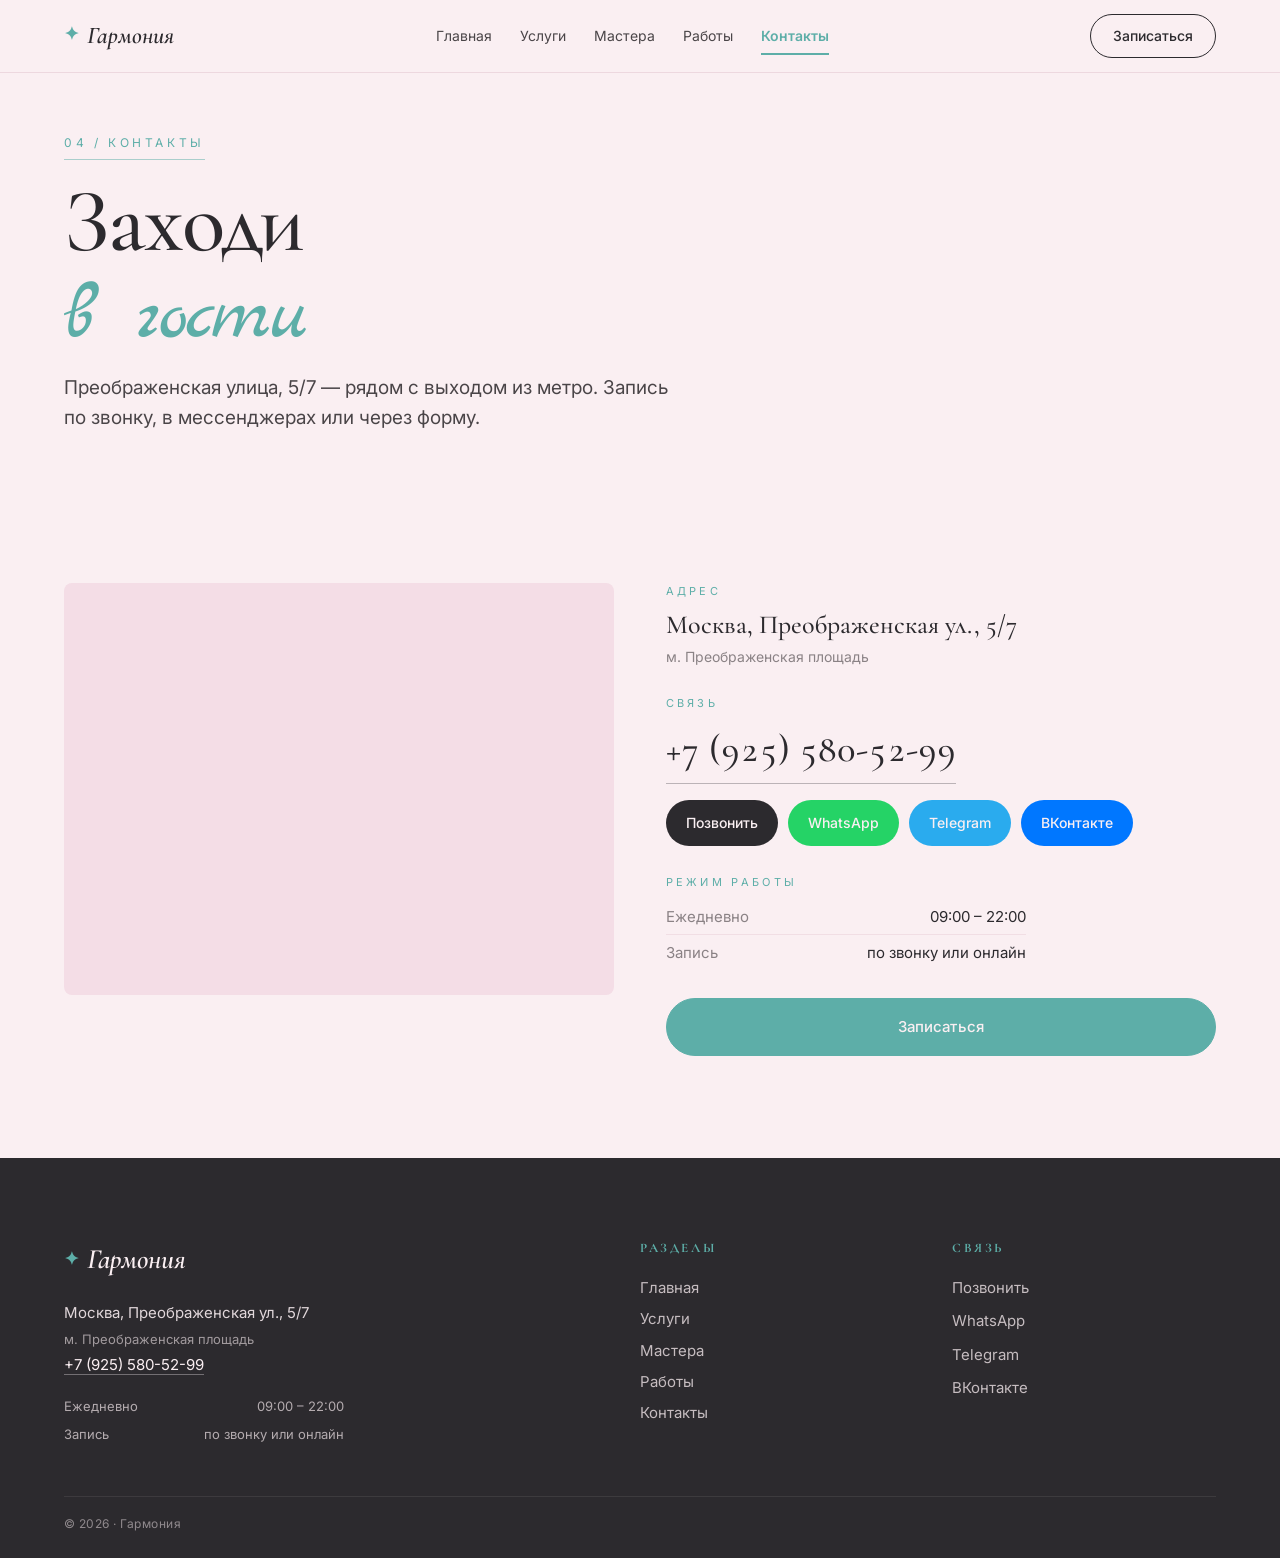
<file: contacts.html>
<!DOCTYPE html>
<html lang="ru">
<head>
  <meta charset="UTF-8" />
  <meta name="viewport" content="width=device-width, initial-scale=1, viewport-fit=cover" />
  <title>Контакты и как добраться — Гармония</title>
  <meta name="description" content="Адрес, телефон, мессенджеры, режим работы и карта — студия Гармония у м. Преображенская площадь." />
  <meta name="theme-color" content="#FAEFF2" />

  <meta property="og:type" content="website" />
  <meta property="og:title" content="Контакты — Гармония" />
  <meta property="og:description" content="Адрес, телефон, мессенджеры — как с нами связаться." />
  <meta property="og:url" content="https://rumiantsevivan.github.io/harmonia/contacts.html" />

  <link rel="icon" href="data:image/svg+xml,<svg xmlns='http://www.w3.org/2000/svg' viewBox='0 0 100 100'><text y='.9em' font-size='90' x='5' fill='%235DAEA8'>✦</text></svg>" />
  <link rel="preconnect" href="https://fonts.googleapis.com" />
  <link rel="preconnect" href="https://fonts.gstatic.com" crossorigin />
  <link href="https://fonts.googleapis.com/css2?family=Cormorant+Garamond:ital,wght@0,400;0,500;0,600;0,700;1,400;1,500&family=Marck+Script&family=Inter:wght@400;500;600;700&display=swap" rel="stylesheet" />
  <link rel="stylesheet" href="style.css?v=22" />
</head>
<body data-page="contacts">

  <div data-include="header"></div>

  <header class="page-header">
    <div class="page-header__inner">
      <span class="page-header__crumb">04 / Контакты</span>
      <h1 class="page-header__title">Заходи<br /><em>в гости</em></h1>
      <p class="page-header__lede">
        Преображенская улица, 5/7 — рядом с выходом из метро.
        Запись по звонку, в мессенджерах или через форму.
      </p>
    </div>
  </header>

  <section class="home-section home-section--paper">
    <div class="contacts-page">
      <div class="contacts-page__map" id="contactsMap"><!-- iframe --></div>

      <div class="contacts-page__info">
        <div class="contacts-page__block">
          <div class="contacts-page__label">Адрес</div>
          <div class="contacts-page__value" data-bind="address">—</div>
          <div class="contacts-page__sub" data-bind="metro">—</div>
        </div>

        <div class="contacts-page__block">
          <div class="contacts-page__label">Связь</div>
          <a class="contacts-page__phone" data-bind-attr="href:phone_tel">
            <span data-bind="phone">—</span>
          </a>
          <div class="contacts-page__quick" id="contactsQuick" style="margin-top: 16px;"><!-- fill --></div>
        </div>

        <div class="contacts-page__block">
          <div class="contacts-page__label">Режим работы</div>
          <ul class="contacts-page__hours" id="homeHoursList"><!-- fill --></ul>
        </div>

        <div>
          <button class="btn btn--solid btn--block" type="button" data-modal-open="booking">Записаться</button>
        </div>
      </div>
    </div>
  </section>

  <div data-include="footer"></div>
  <div data-include="modal-booking"></div>

  <script src="config.js?v=7"></script>
  <script src="include.js?v=2"></script>
  <script src="page-fills.js?v=6"></script>
  <script src="modal.js?v=6"></script>
  <script src="script.js?v=4"></script>
</body>
</html>
</file>
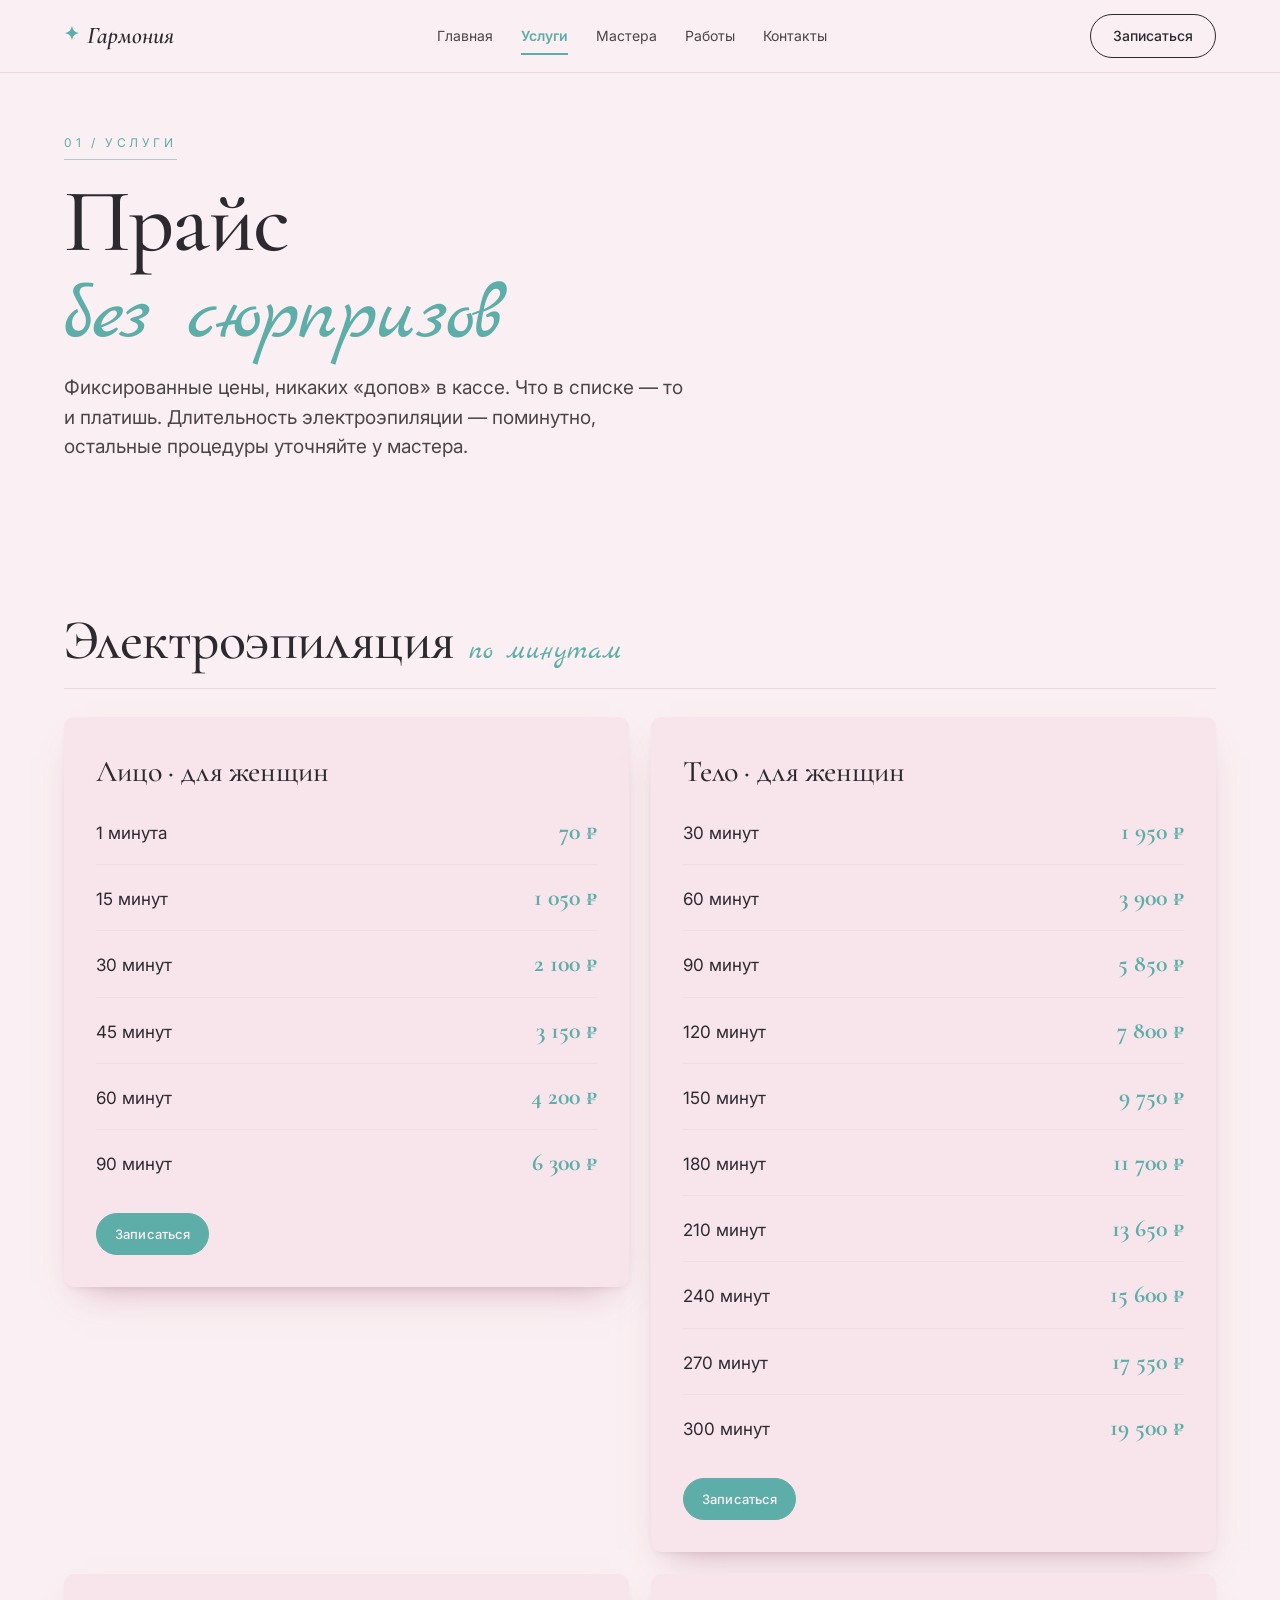
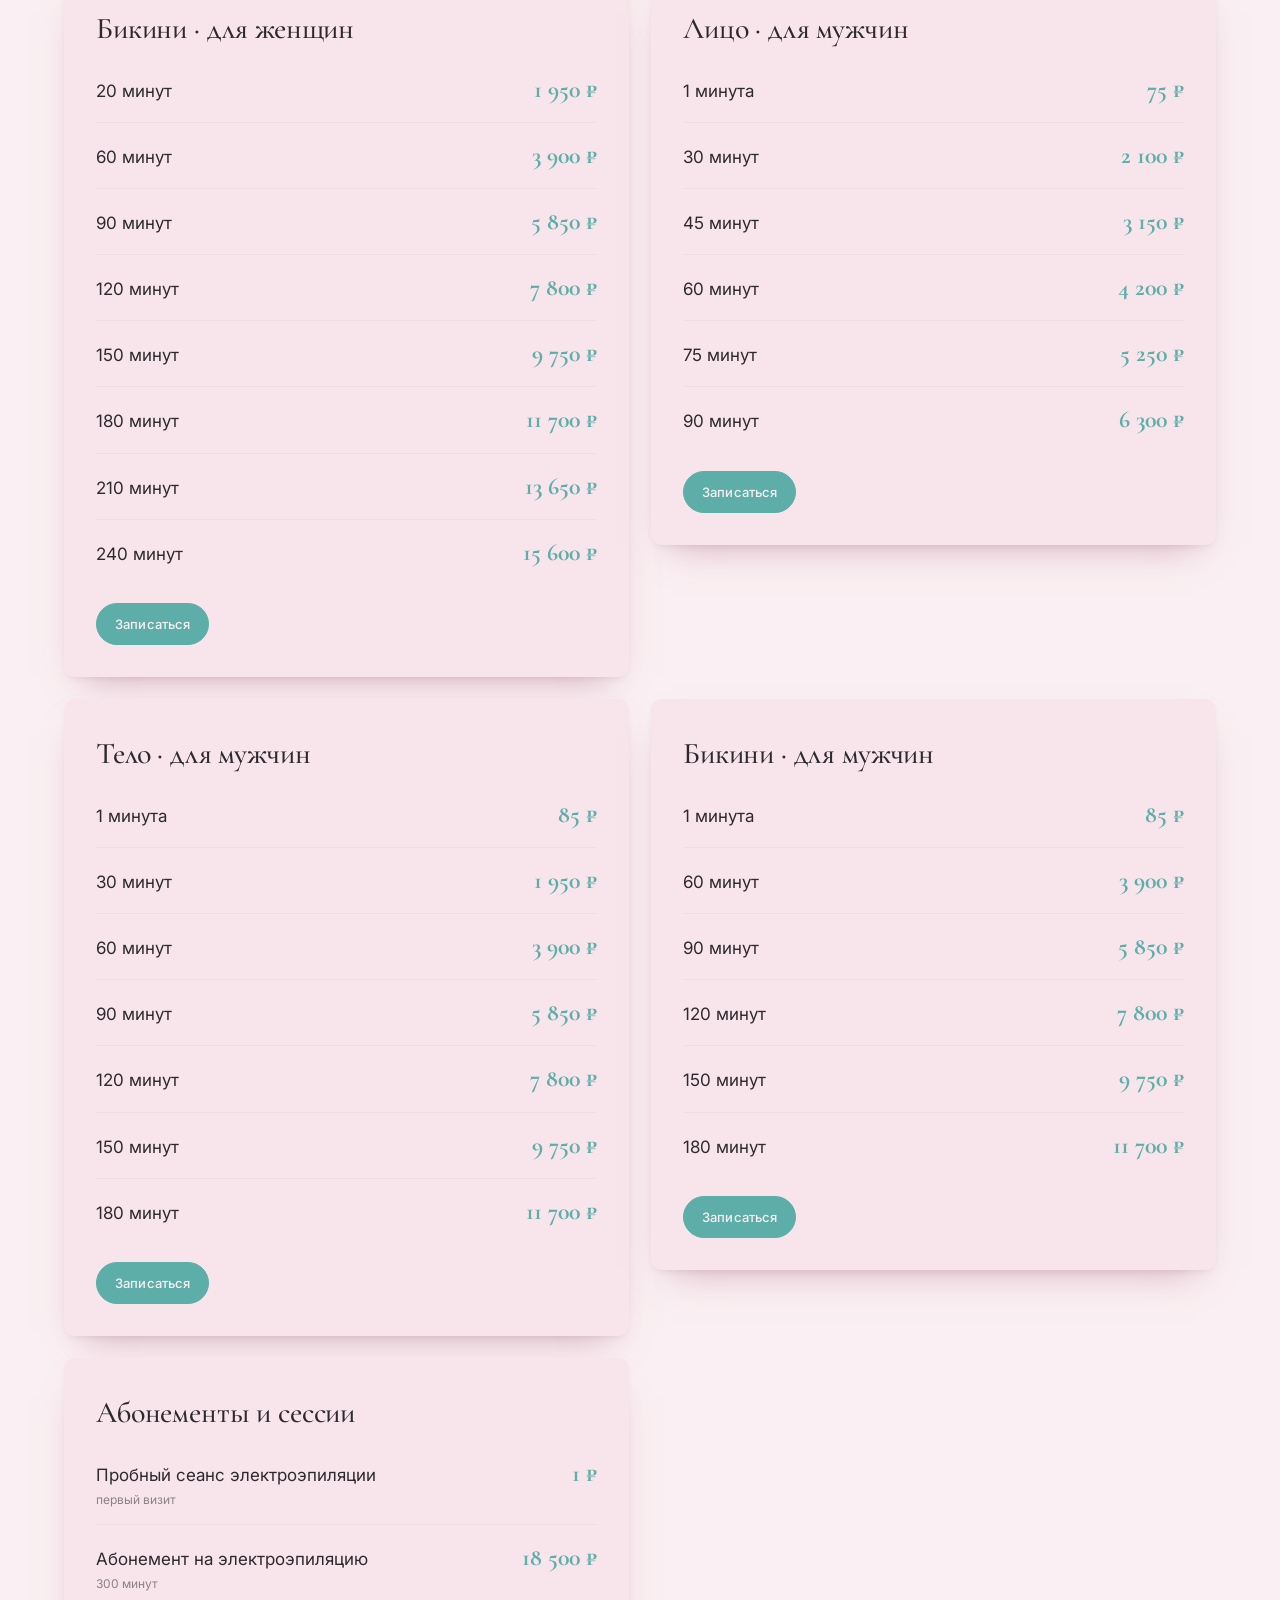
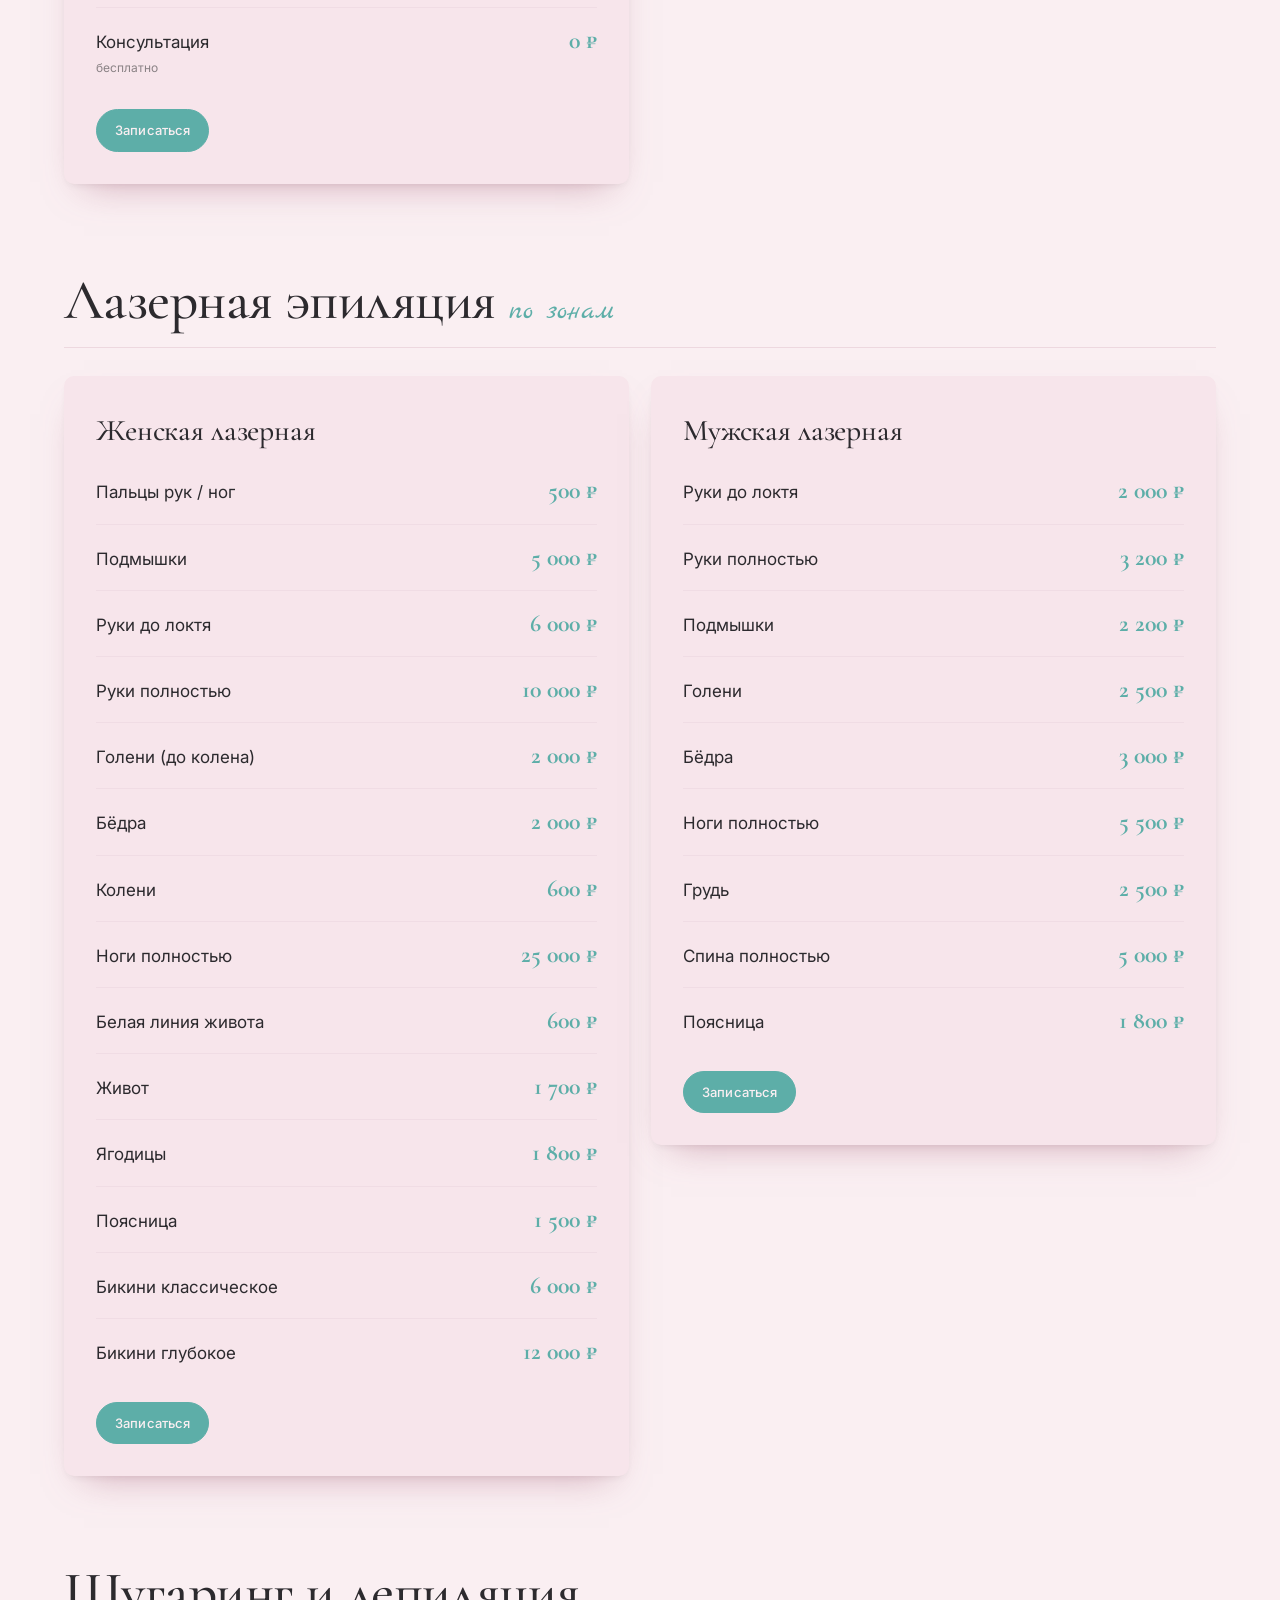
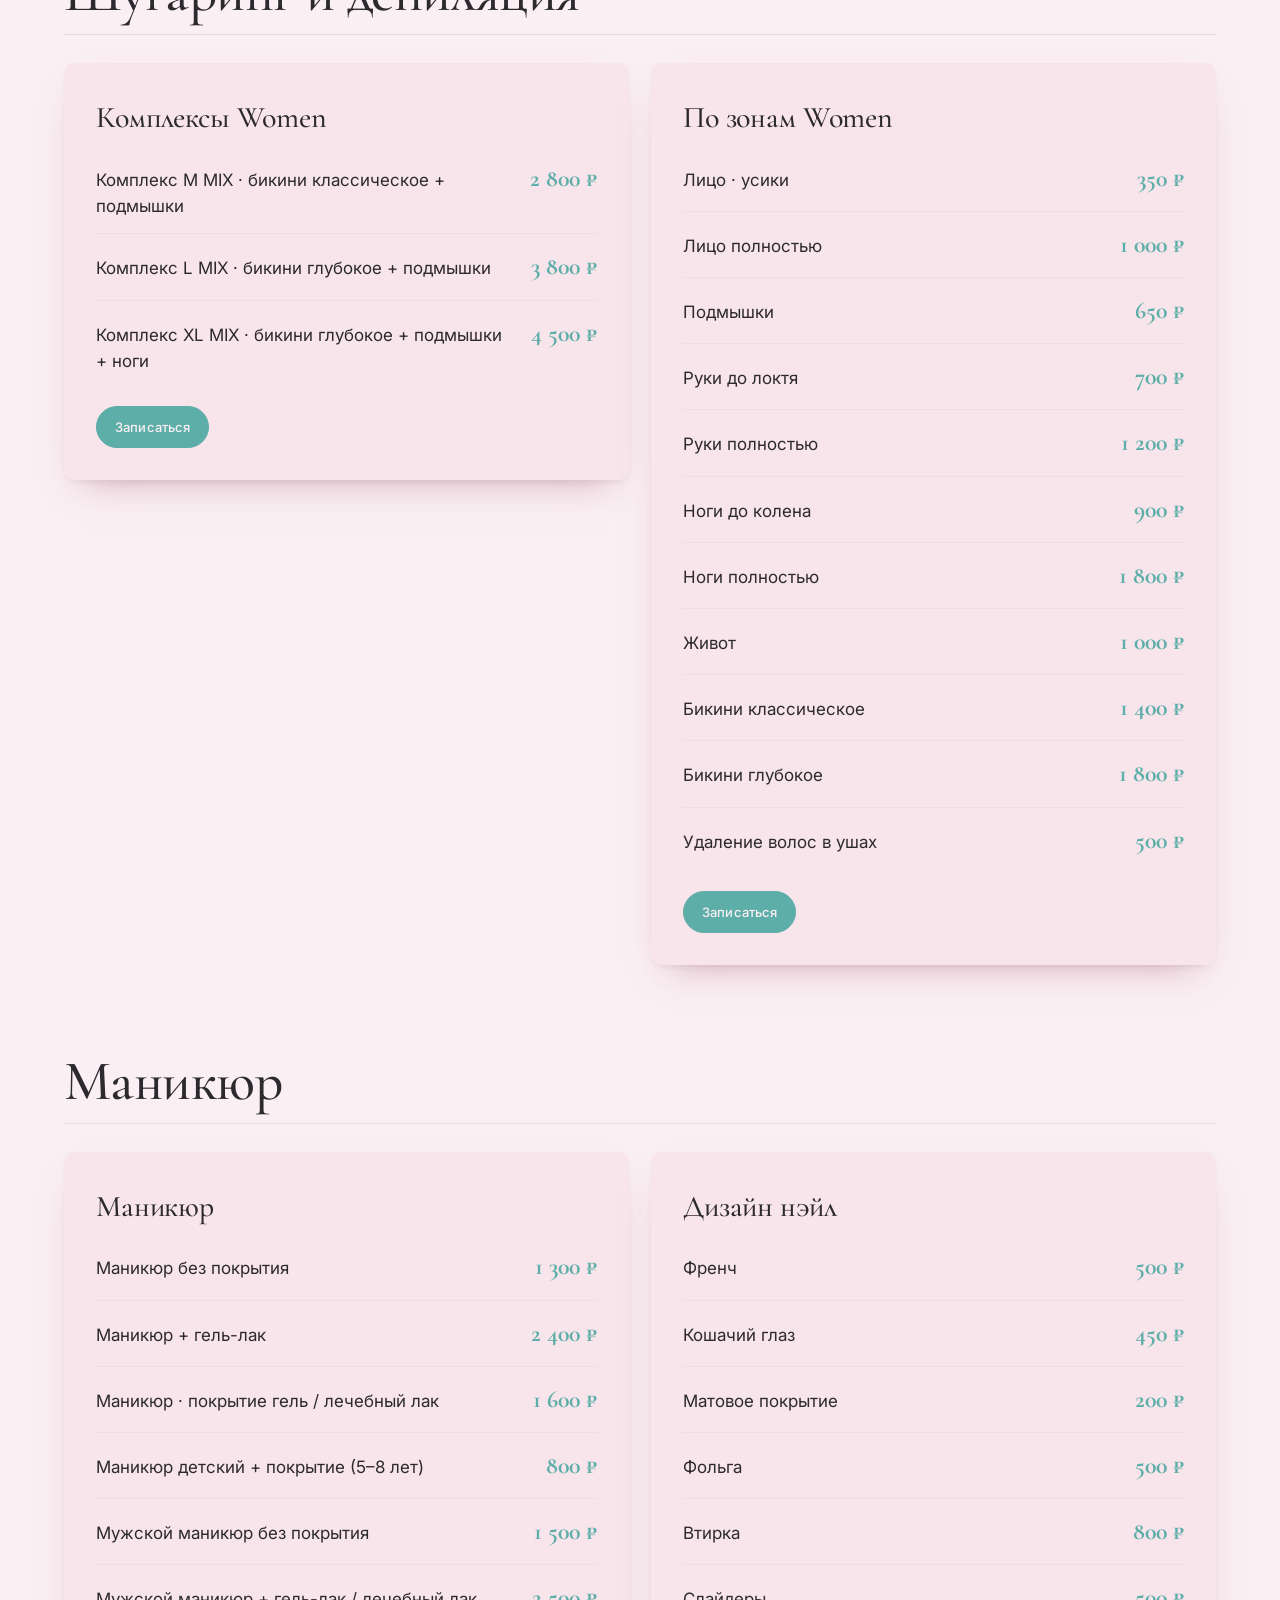
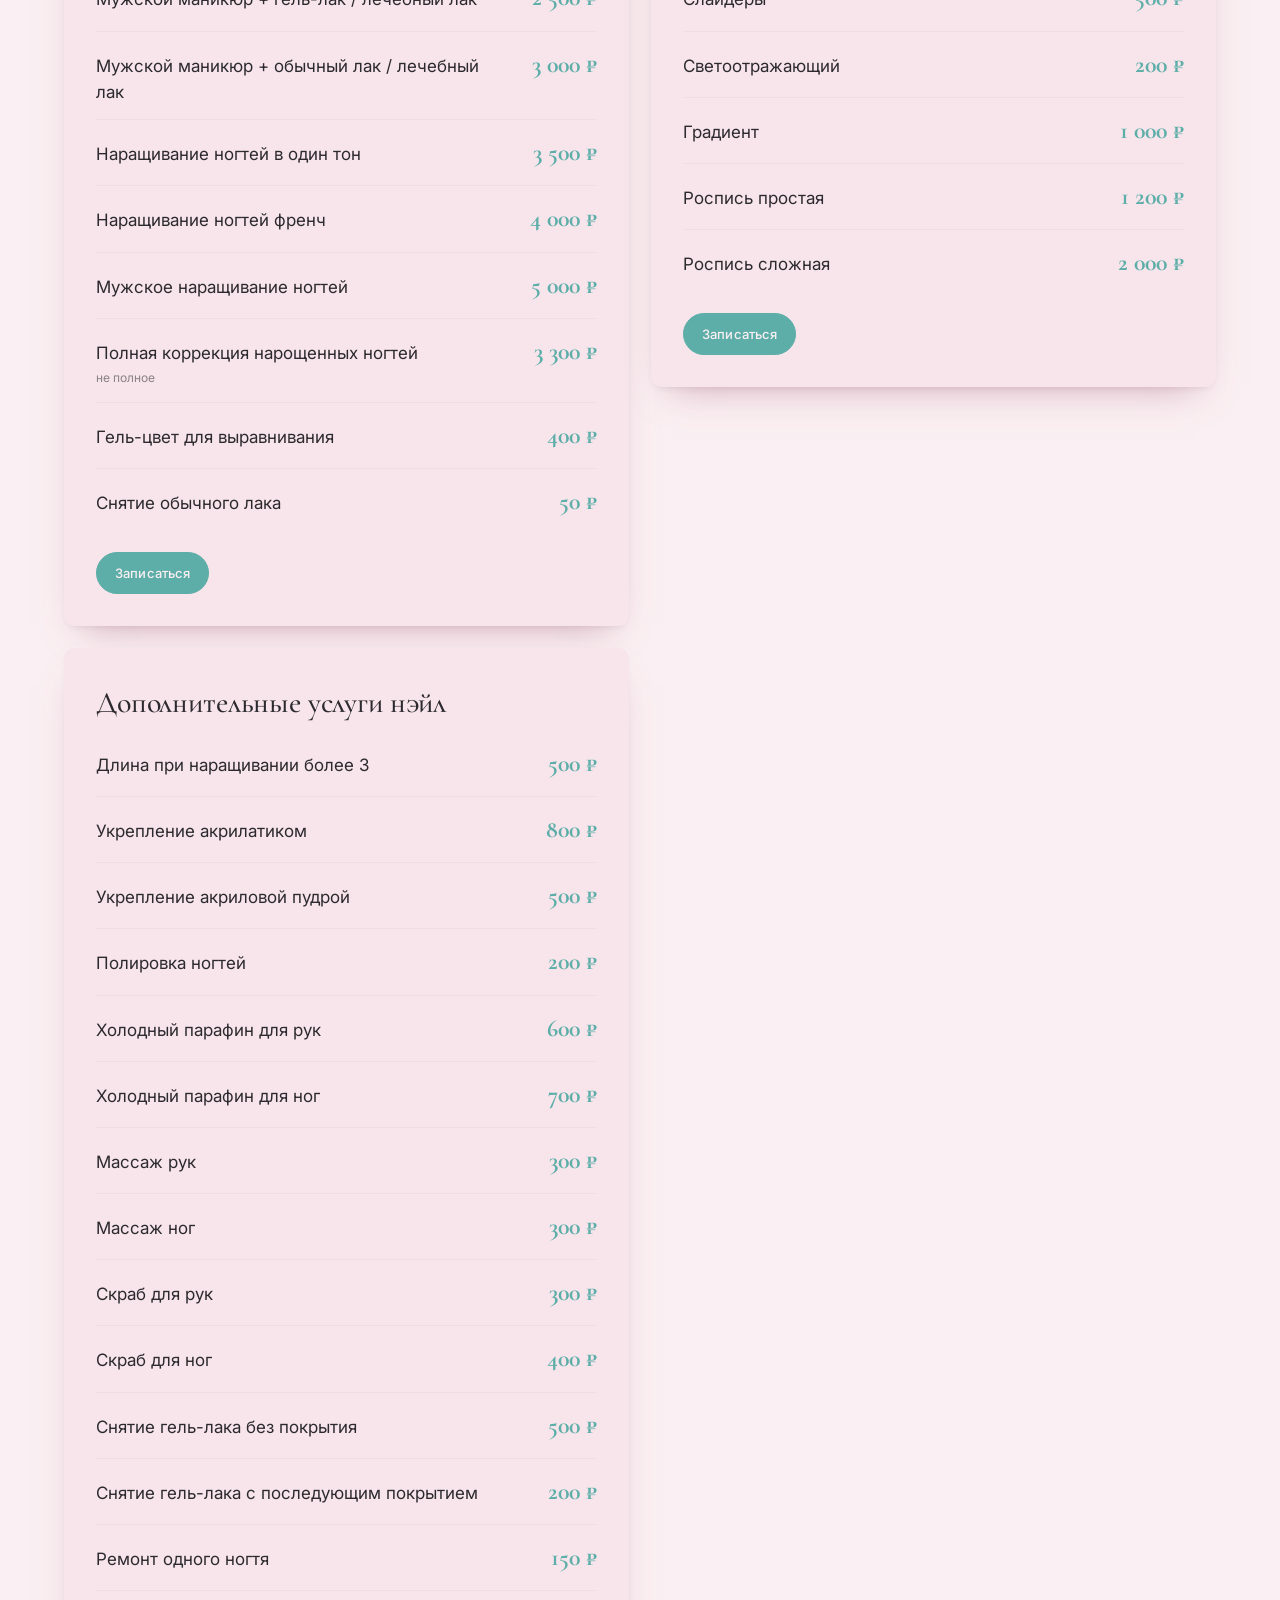
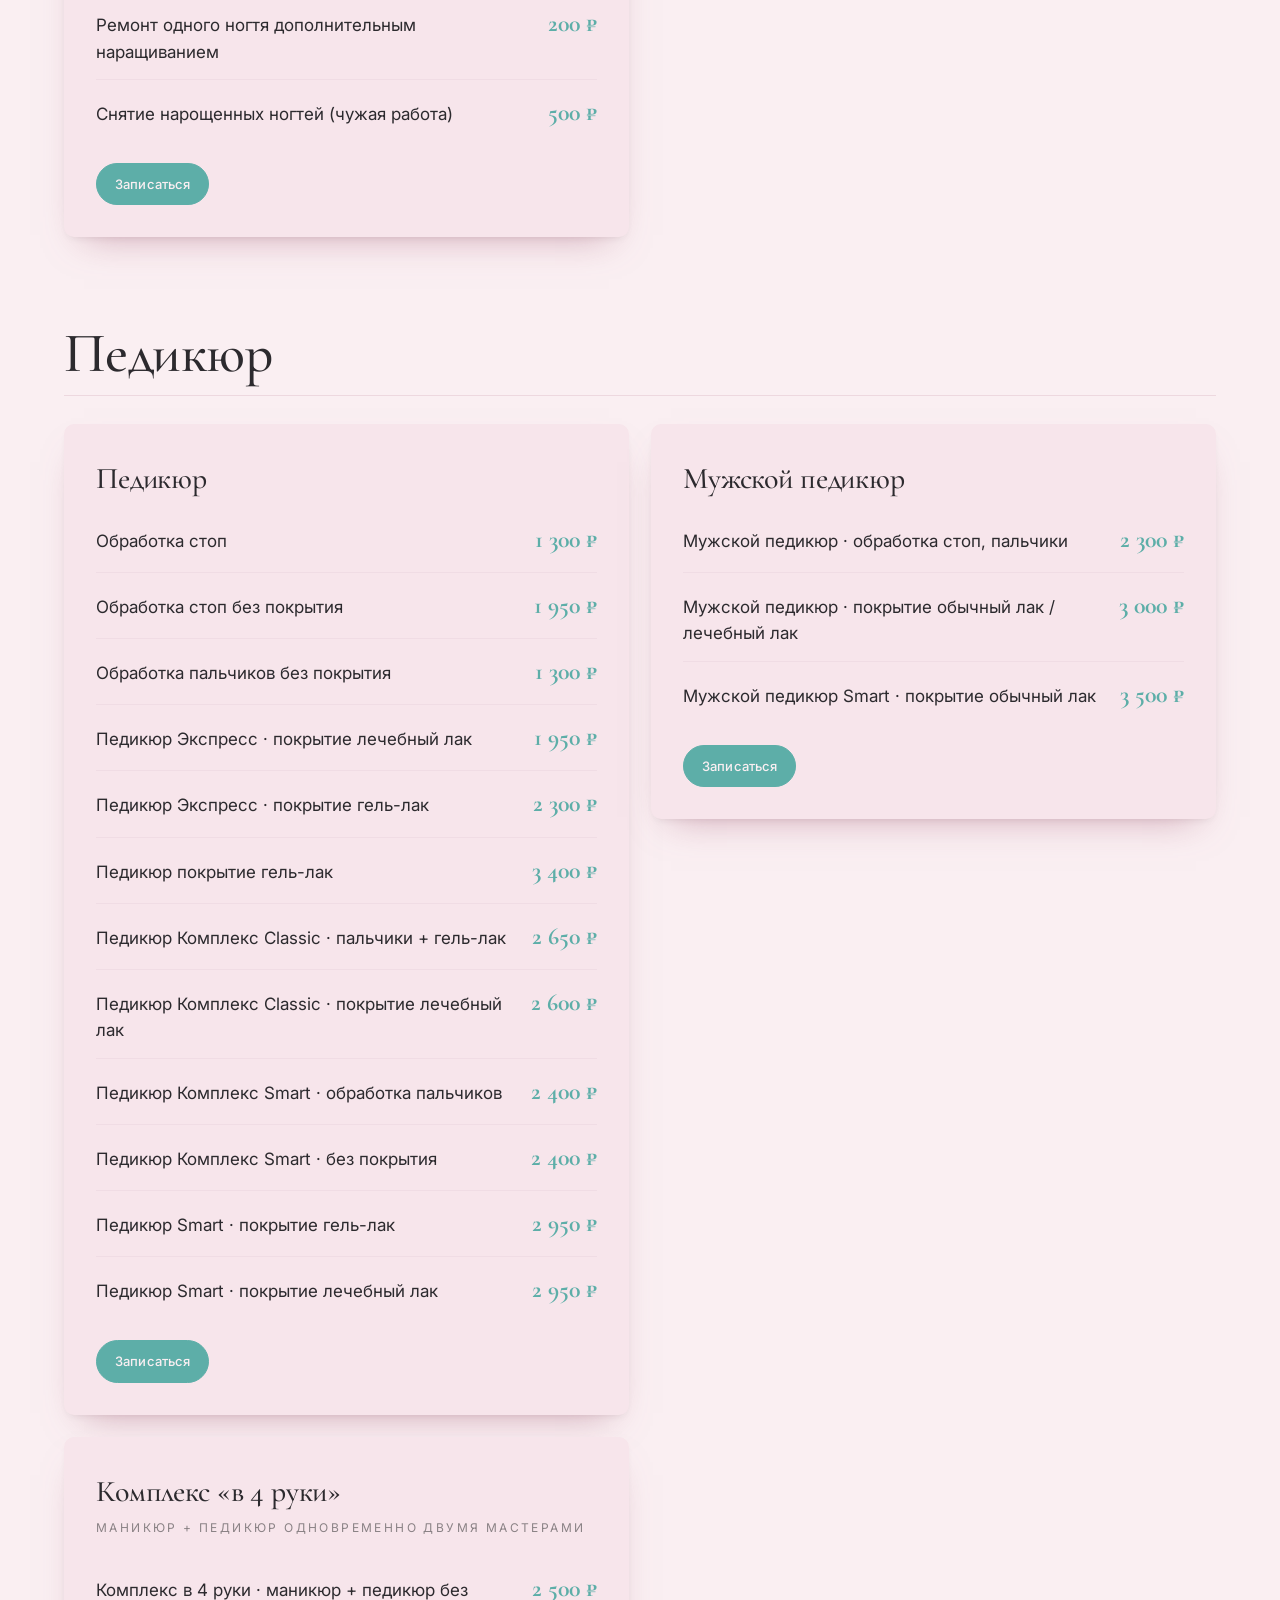
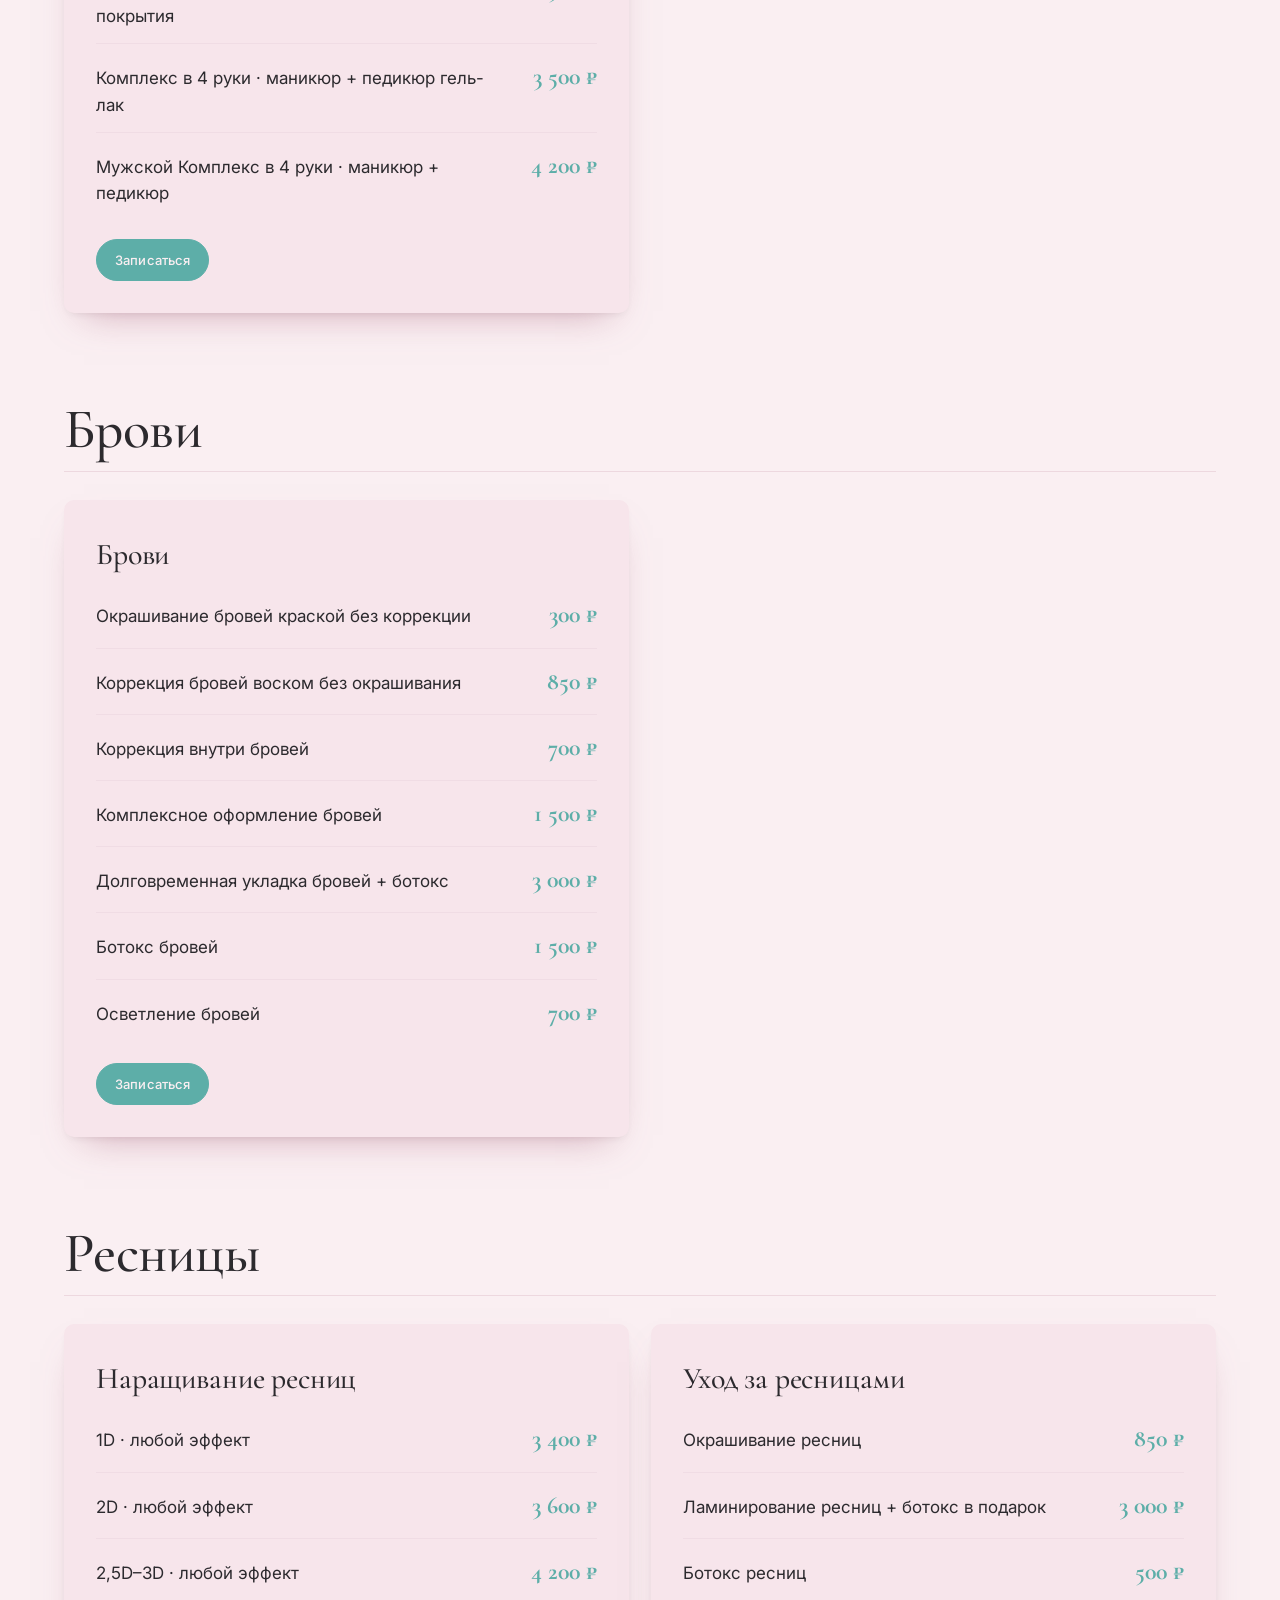
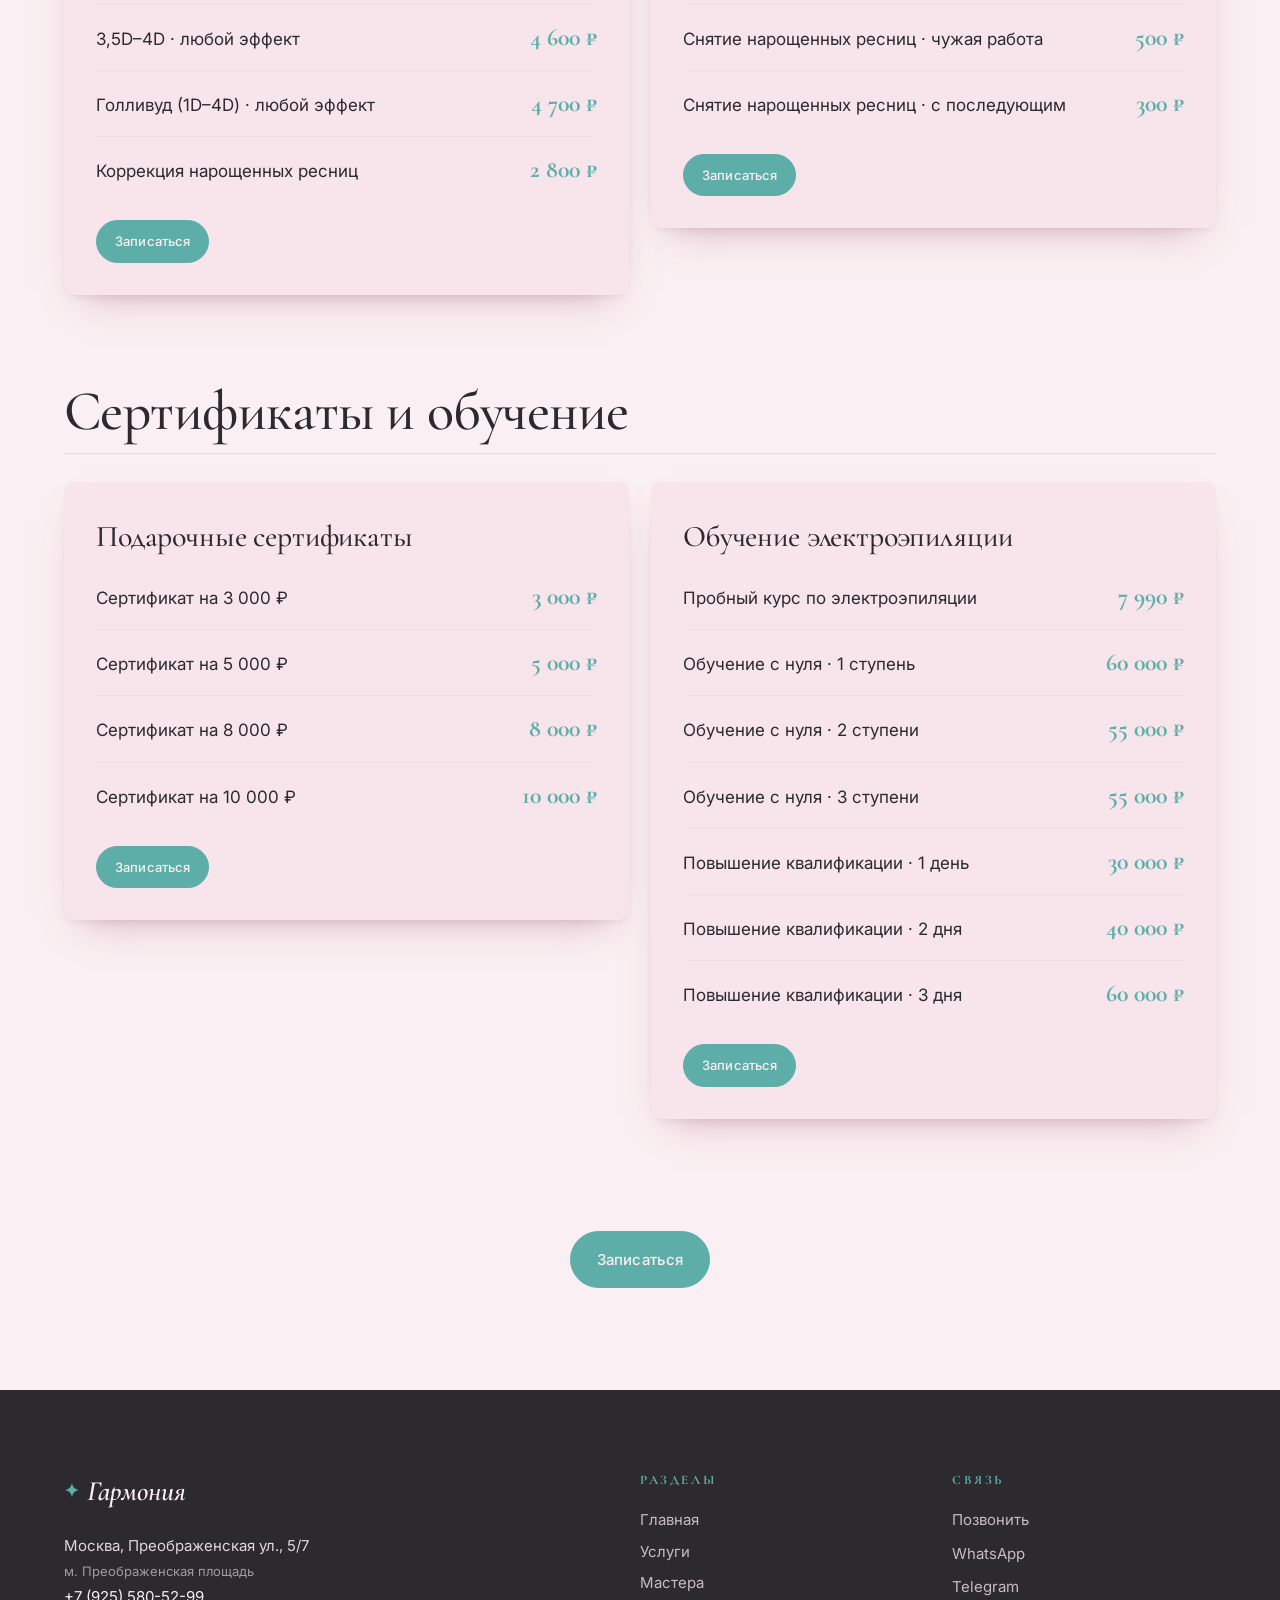
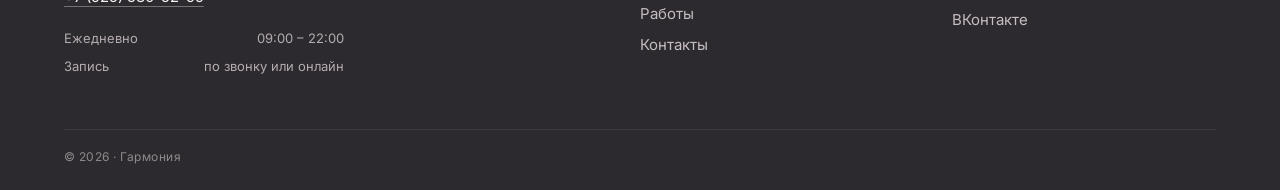
<file: services.html>
<!DOCTYPE html>
<html lang="ru">
<head>
  <meta charset="UTF-8" />
  <meta name="viewport" content="width=device-width, initial-scale=1, viewport-fit=cover" />
  <title>Услуги и цены — Гармония</title>
  <meta name="description" content="Полный прайс студии Гармония: электроэпиляция по минутам, лазерная эпиляция, шугаринг, маникюр, педикюр, обучение." />
  <meta name="theme-color" content="#FAEFF2" />

  <meta property="og:type" content="website" />
  <meta property="og:title" content="Услуги и цены — Гармония" />
  <meta property="og:description" content="Электроэпиляция, лазер, шугаринг, маникюр, педикюр — фиксированные цены." />
  <meta property="og:url" content="https://rumiantsevivan.github.io/harmonia/services.html" />

  <link rel="icon" href="data:image/svg+xml,<svg xmlns='http://www.w3.org/2000/svg' viewBox='0 0 100 100'><text y='.9em' font-size='90' x='5' fill='%235DAEA8'>✦</text></svg>" />
  <link rel="preconnect" href="https://fonts.googleapis.com" />
  <link rel="preconnect" href="https://fonts.gstatic.com" crossorigin />
  <link href="https://fonts.googleapis.com/css2?family=Cormorant+Garamond:ital,wght@0,400;0,500;0,600;0,700;1,400;1,500&family=Marck+Script&family=Inter:wght@400;500;600;700&display=swap" rel="stylesheet" />
  <link rel="stylesheet" href="style.css?v=22" />
</head>
<body data-page="services">

  <div data-include="header"></div>

  <header class="page-header">
    <div class="page-header__inner">
      <span class="page-header__crumb">01 / Услуги</span>
      <h1 class="page-header__title">Прайс<br /><em>без сюрпризов</em></h1>
      <p class="page-header__lede">
        Фиксированные цены, никаких «допов» в кассе. Что в списке — то и платишь.
        Длительность электроэпиляции — поминутно, остальные процедуры уточняйте у мастера.
      </p>
    </div>
  </header>

  <section class="home-section home-section--paper">
    <div class="services-tables" id="servicesTables"><!-- fill --></div>
    <div style="max-width: var(--max-w); margin: 0 auto; padding-top: 24px; text-align: center;">
      <button class="btn btn--solid" type="button" data-modal-open="booking">Записаться</button>
    </div>
  </section>

  <div data-include="footer"></div>
  <div data-include="modal-booking"></div>

  <script src="config.js?v=7"></script>
  <script src="include.js?v=2"></script>
  <script src="page-fills.js?v=6"></script>
  <script src="modal.js?v=6"></script>
  <script src="script.js?v=4"></script>
</body>
</html>
</file>
<file: style.css>
/* ============================================================
   ГАРМОНИЯ · Студия красоты — Soft Pink + Teal
   Шрифты: Cormorant Garamond (display, serif) + Marck Script + Inter
   Все настраиваемые значения — в :root и инжектятся из config.js
   ============================================================ */

:root {
  /* Цвета (переопределяются из config.js через JS) */
  --accent: #5DAEA8;
  --accent-dark: #3E8F89;
  --pink: #E68FAA;
  --ink: #2C2A2E;
  --ink-soft: #4A4548;
  --muted: #8A8285;
  --line: #EDD8DF;
  --paper: #FAEFF2;
  --paper-soft: #F4DDE6;
  --paper-dark: #A8607A;
  --paper-dark-soft: #8E4A62;

  /* Типографика — Soft & Feminine */
  --display: "Cormorant Garamond", "Iowan Old Style", "Hoefler Text", "Georgia", "Times New Roman", serif;
  --script: "Marck Script", "Brush Script MT", "Lucida Handwriting", cursive;
  --body: "Inter", -apple-system, BlinkMacSystemFont, "Segoe UI", sans-serif;

  /* Ритм */
  --section-px: clamp(20px, 5vw, 96px);
  --section-py: clamp(64px, 9vw, 140px);
  --max-w: 1320px;
}

* { box-sizing: border-box; }
html { scroll-behavior: smooth; }
body {
  margin: 0;
  font-family: var(--body);
  font-size: 17px;
  line-height: 1.55;
  color: var(--ink);
  /* Тёмный фон под всем сайтом — чтобы iOS safe-area снизу сливалась с футером.
     Сверху чёлку накрывает fixed-шапка (paper), так что body-фон там не виден. */
  background: var(--ink);
  -webkit-font-smoothing: antialiased;
  text-rendering: optimizeLegibility;
}
img { max-width: 100%; display: block; }
a { color: inherit; text-decoration: none; }
button { font: inherit; cursor: pointer; }

/* ===== TOPBAR ===== */
.topbar {
  position: fixed; top: 0; left: 0; right: 0; z-index: 50;
  padding-top: max(14px, env(safe-area-inset-top));
  padding-bottom: 14px;
  padding-left: var(--section-px); padding-right: var(--section-px);
  display: flex; align-items: center; justify-content: space-between;
  /* Прозрачный над hero — фон появляется только при скролле */
  background: transparent;
  border-bottom: 1px solid transparent;
  transition: background .25s, border-color .2s, padding .2s, backdrop-filter .25s;
}
.topbar.is-scrolled {
  background: color-mix(in srgb, var(--paper) 92%, transparent);
  backdrop-filter: blur(12px);
  -webkit-backdrop-filter: blur(12px);
  border-bottom-color: var(--line);
  padding-top: max(10px, env(safe-area-inset-top));
  padding-bottom: 10px;
}
/* Над hero (когда topbar прозрачный) текст белый, чтобы читался на фото */
.topbar:not(.is-scrolled) .topbar__brand,
.topbar:not(.is-scrolled) .topbar__nav a { color: var(--paper); }
.topbar:not(.is-scrolled) .topbar__cta {
  color: var(--paper);
  border-color: color-mix(in srgb, var(--paper) 60%, transparent);
}
.topbar:not(.is-scrolled) .topbar__cta:hover {
  background: var(--paper); color: var(--ink); border-color: var(--paper);
}
.topbar__brand {
  display: inline-flex; align-items: center; gap: 8px;
  font-family: var(--display); font-weight: 600; font-size: 22px;
  letter-spacing: -.01em;
}
.topbar__mark { color: var(--accent); font-size: 18px; transform: translateY(-1px); }
.topbar__nav { display: flex; gap: 28px; font-size: 14px; }
.topbar__nav a {
  position: relative; padding: 6px 0;
  color: var(--ink-soft); transition: color .15s;
}
.topbar__nav a:hover { color: var(--accent); }
.topbar__cta {
  padding: 10px 18px;
  border: 1px solid var(--ink);
  border-radius: 999px;
  font-size: 14px; font-weight: 500;
  transition: background .15s, color .15s;
}
.topbar__cta:hover { background: var(--ink); color: var(--paper); }

@media (max-width: 820px) {
  .topbar { padding: 10px 16px; }
  .topbar__nav { display: none; }
  .topbar__brand { font-size: 18px; }
  .topbar__cta { padding: 8px 14px; font-size: 13px; }
}

/* ===== HERO ===== */
.hero {
  position: relative; min-height: 100vh;
  display: flex; align-items: flex-end;
  padding: 120px var(--section-px) clamp(60px, 8vw, 100px);
  color: var(--paper); overflow: hidden;
}
.hero__media {
  position: absolute; inset: 0;
  background-size: cover; background-position: center;
  transform: scale(1.05);
  animation: heroZoom 18s ease-out forwards;
}
@keyframes heroZoom { to { transform: scale(1); } }
.hero__veil {
  position: absolute; inset: 0;
  background: linear-gradient(
    180deg,
    rgba(15,15,15,.62) 0%,
    rgba(15,15,15,.42) 35%,
    rgba(15,15,15,.95) 100%
  );
}
.hero__inner {
  position: relative;
  max-width: 880px;
  width: 100%;
}
.hero__est {
  display: inline-block;
  font-size: 12px; letter-spacing: .3em; text-transform: uppercase;
  color: var(--accent);
  padding-bottom: 8px;
  border-bottom: 1px solid color-mix(in srgb, var(--accent) 60%, transparent);
  margin-bottom: 24px;
  animation: fadeUp .8s .1s both;
}
.hero__title {
  font-family: var(--display);
  font-weight: 500;
  font-size: clamp(56px, 11vw, 168px);
  line-height: .92;
  letter-spacing: -.035em;
  margin: 0 0 18px;
  animation: fadeUp .9s .25s both;
}
.hero__title-name { font-style: italic; }
.hero__tagline {
  font-family: var(--display);
  font-size: clamp(22px, 2.4vw, 32px);
  font-weight: 400;
  font-style: italic;
  margin: 0 0 28px;
  line-height: 1.25;
  max-width: 660px;
  color: color-mix(in srgb, var(--paper) 90%, transparent);
  animation: fadeUp .9s .4s both;
}
.hero__trust {
  display: flex; flex-wrap: wrap; align-items: center;
  gap: 18px;
  margin: 0 0 28px;
  font-size: 15px;
  letter-spacing: .02em;
  color: color-mix(in srgb, var(--paper) 80%, transparent);
  animation: fadeUp .9s .5s both;
}
.hero__trust:empty { display: none; }
.hero__trust-rating {
  display: inline-flex; align-items: baseline; gap: 10px;
  color: var(--paper);
}
.hero__trust-star { color: #F5C76E; font-size: 22px; line-height: 1; align-self: center; }
.hero__trust-rating strong {
  font-family: var(--display); font-weight: 600;
  font-size: 24px; line-height: 1; letter-spacing: -.01em;
  color: var(--paper);
}
.hero__trust-sep {
  color: color-mix(in srgb, var(--accent) 75%, var(--paper));
  font-size: 14px;
  opacity: .8;
  user-select: none;
}
.hero__trust-award {
  display: inline-flex; align-items: center; gap: 6px;
  font-style: italic;
  color: color-mix(in srgb, var(--accent) 80%, var(--paper));
}
.hero__trust-award::before {
  content: "✦";
  color: var(--accent);
  font-size: 10px;
  font-style: normal;
}
.hero__offer {
  font-size: 16px;
  max-width: 540px;
  margin: 0 0 36px;
  white-space: pre-line;
  color: color-mix(in srgb, var(--paper) 78%, transparent);
  animation: fadeUp .9s .55s both;
}
.hero__cta-row {
  display: flex; flex-wrap: wrap; gap: 14px;
  margin-bottom: 32px;
  animation: fadeUp .9s .7s both;
}
.hero__address {
  font-size: 13px;
  letter-spacing: .05em;
  text-transform: uppercase;
  color: color-mix(in srgb, var(--paper) 75%, transparent);
  animation: fadeUp .9s .85s both;
}
.hero__address .dot { margin: 0 10px; opacity: .5; }
.hero__scroll {
  position: absolute;
  left: 50%; bottom: clamp(20px, 4vw, 36px);
  transform: translateX(-50%);
  font-size: 11px; letter-spacing: .25em; text-transform: uppercase;
  color: color-mix(in srgb, var(--paper) 60%, transparent);
  animation: scrollFadeUp 1s 1s both, scrollBounce 2.6s 2s ease-in-out infinite;
  pointer-events: none;
}
@keyframes scrollFadeUp { from { opacity: 0; transform: translate(-50%, 24px); } to { opacity: 1; transform: translate(-50%, 0); } }
@keyframes scrollBounce { 0%, 100% { transform: translate(-50%, 0); } 50% { transform: translate(-50%, 8px); } }
@keyframes fadeUp { from { opacity: 0; transform: translateY(24px); } to { opacity: 1; transform: none; } }
@keyframes bounce { 0%, 100% { transform: translateY(0); } 50% { transform: translateY(8px); } }

@media (max-width: 600px) {
  .hero { min-height: 94vh; padding-bottom: 80px; }
  .hero__scroll { display: none; }
  .hero__address { font-size: 12px; }
  .hero__cta-row { width: 100%; }
}

/* ===== BUTTONS ===== */
.btn {
  display: inline-flex; align-items: center; gap: 10px;
  padding: 16px 26px;
  border-radius: 999px;
  font-size: 15px; font-weight: 500;
  letter-spacing: .01em;
  transition: transform .15s, background .15s, color .15s, border-color .15s;
}
.btn:active { transform: translateY(1px); }
.btn--solid {
  background: var(--accent); color: var(--paper);
  border: 1px solid var(--accent);
}
.btn--solid:hover { background: var(--accent-dark); border-color: var(--accent-dark); }
.btn--solid .btn__phone {
  font-family: var(--display); font-weight: 500; font-size: 16px;
  opacity: .85;
}
.btn--ghost {
  background: transparent; color: var(--paper);
  border: 1px solid color-mix(in srgb, var(--paper) 50%, transparent);
}
.btn--ghost:hover {
  border-color: var(--paper);
  background: color-mix(in srgb, var(--paper) 10%, transparent);
}
.btn--ghost-dark {
  background: transparent; color: var(--ink);
  border: 1px solid var(--ink);
}
.btn--ghost-dark:hover { background: var(--ink); color: var(--paper); }
.btn--with-arrow .btn__arrow { transition: transform .25s cubic-bezier(.5,.05,.2,1); }
.btn--with-arrow:hover .btn__arrow { transform: translateX(4px); }
.btn--with-icon { padding: 14px 22px; }
.btn--book {
  padding: 20px 32px;
  font-size: 16px;
  width: 100%;
  justify-content: center;
}
.btn--book .btn__spinner { display: none; animation: spin 1s linear infinite; }
.btn--book.is-loading { pointer-events: none; opacity: .85; }
.btn--book.is-loading .btn__label,
.btn--book.is-loading .btn__arrow { display: none; }
.btn--book.is-loading .btn__spinner { display: inline-block; }
@keyframes spin { to { transform: rotate(360deg); } }

/* ===== SECTIONS ===== */
.section {
  padding: var(--section-py) var(--section-px);
  position: relative;
}
.section--paper { background: var(--paper); color: var(--ink); }
.section--dark { background: var(--paper-dark); color: var(--paper); }
.section__head { max-width: var(--max-w); margin: 0 auto clamp(40px, 5vw, 72px); }
.section__head--inverse { color: var(--paper); }
.eyebrow {
  display: inline-block;
  font-size: 12px; letter-spacing: .3em; text-transform: uppercase;
  color: var(--accent); margin-bottom: 20px;
  padding-bottom: 4px;
  border-bottom: 1px solid color-mix(in srgb, var(--accent) 50%, transparent);
}
.eyebrow--inverse { color: var(--accent); border-bottom-color: color-mix(in srgb, var(--accent) 60%, transparent); }
.section__title {
  font-family: var(--display);
  font-weight: 500;
  font-size: clamp(42px, 6.4vw, 96px);
  line-height: .98;
  letter-spacing: -.025em;
  margin: 0 0 18px;
  max-width: 900px;
}
.section__title em { font-style: italic; color: var(--accent); font-weight: 400; }
.section__title--inverse em { color: var(--accent); }
.section__lede {
  font-size: 18px;
  max-width: 540px;
  color: var(--muted);
  margin: 0;
}

/* ===== SERVICES ===== */
.services {
  list-style: none; padding: 0; margin: 0 auto;
  max-width: var(--max-w);
  border-top: 1px solid var(--line);
}
.services__item {
  display: grid;
  grid-template-columns: 60px 1fr auto auto;
  gap: 24px;
  align-items: baseline;
  padding: 28px 0;
  border-bottom: 1px solid var(--line);
  transition: padding .25s, background .25s;
}
.services__item:hover { padding-left: 12px; padding-right: 12px; background: var(--paper-soft); }
.services__num {
  font-family: var(--display);
  font-style: italic;
  font-size: 18px;
  color: var(--accent);
}
.services__title {
  font-family: var(--display);
  font-size: clamp(22px, 2.3vw, 30px);
  font-weight: 500;
  letter-spacing: -.01em;
  line-height: 1.15;
}
.services__note {
  font-size: 13px;
  color: var(--muted);
  letter-spacing: .02em;
  text-align: right;
}
.services__price {
  font-family: var(--display);
  font-size: clamp(20px, 2.2vw, 28px);
  font-weight: 500;
  color: var(--ink);
  white-space: nowrap;
  min-width: 130px;
  text-align: right;
}

@media (max-width: 700px) {
  .services__item {
    grid-template-columns: 32px 1fr;
    gap: 12px;
    padding: 22px 0;
  }
  .services__item:hover { padding-left: 0; padding-right: 0; background: transparent; }
  .services__title { font-size: 19px; grid-column: 2; }
  .services__num { font-size: 14px; align-self: start; padding-top: 4px; }
  .services__price { grid-column: 2; text-align: left; font-size: 18px; min-width: 0; margin-top: 4px; }
  .services__note { grid-column: 2; text-align: left; }
}

/* ===== GALLERY ===== */
.gallery {
  max-width: var(--max-w); margin: 0 auto;
  display: grid;
  grid-template-columns: repeat(12, 1fr);
  gap: 12px;
  align-items: start;
}
.gallery__item {
  position: relative;
  overflow: hidden;
  border-radius: 4px;
  background: var(--paper-dark-soft);
  aspect-ratio: 4 / 5;
}
/* Асимметричный паттерн для первых 6: */
.gallery__item:nth-child(1) { grid-column: span 5; grid-row: span 2; aspect-ratio: 5 / 7; }
.gallery__item:nth-child(2) { grid-column: span 4; aspect-ratio: 1 / 1; }
.gallery__item:nth-child(3) { grid-column: span 3; aspect-ratio: 3 / 4; }
.gallery__item:nth-child(4) { grid-column: span 3; aspect-ratio: 3 / 4; margin-top: 32px; }
.gallery__item:nth-child(5) { grid-column: span 4; aspect-ratio: 4 / 3; }
.gallery__item:nth-child(6) { grid-column: span 5; aspect-ratio: 5 / 4; }
.gallery__item:nth-child(n+7) { grid-column: span 4; }
.gallery__img {
  width: 100%; height: 100%;
  object-fit: cover;
  transition: transform .8s cubic-bezier(.16,.84,.44,1);
  filter: saturate(.92);
}
.gallery__item:hover .gallery__img { transform: scale(1.04); }
@media (max-width: 820px) {
  .gallery { grid-template-columns: repeat(2, 1fr); gap: 10px; }
  .gallery__item,
  .gallery__item:nth-child(n+7) { grid-column: span 1; grid-row: auto; margin-top: 0; aspect-ratio: 4 / 5; }
  /* Намеренный «масонри-ритм» — разные пропорции и небольшие сдвиги, чтобы плитка не была линейкой */
  .gallery__item:nth-child(1) { grid-column: 1 / -1; aspect-ratio: 5 / 4; }
  .gallery__item:nth-child(2) { aspect-ratio: 3 / 4; }
  .gallery__item:nth-child(3) { aspect-ratio: 1 / 1; margin-top: 24px; }
  .gallery__item:nth-child(4) { aspect-ratio: 5 / 6; }
  .gallery__item:nth-child(5) { aspect-ratio: 4 / 5; margin-top: 18px; }
  .gallery__item:nth-child(6) { aspect-ratio: 3 / 4; }
}

/* ===== REVIEWS ===== */
.reviews {
  max-width: var(--max-w); margin: 0 auto;
  display: grid;
  grid-template-columns: repeat(3, 1fr);
  gap: clamp(20px, 3vw, 48px);
}
.review {
  position: relative;
  padding: 24px 28px 28px;
  background: var(--paper-soft);
  border-radius: 4px;
  display: flex;
  flex-direction: column;
}
.review__mark {
  font-family: var(--display);
  font-style: normal;
  font-weight: 700;
  font-size: 64px;
  color: var(--accent);
  line-height: 1.1;
  display: block;
  margin: 0 0 4px;
  opacity: .9;
}
.review__text {
  font-family: var(--display);
  font-size: 18px;
  font-weight: 400;
  line-height: 1.45;
  color: var(--ink);
  margin: 0 0 24px;
}
.review__author {
  font-size: 14px;
  font-weight: 500;
  letter-spacing: .02em;
}
.review__source {
  font-size: 12px;
  letter-spacing: .15em;
  text-transform: uppercase;
  color: var(--muted);
  margin-top: 4px;
}
@media (max-width: 820px) { .reviews { grid-template-columns: 1fr; } }

/* ===== MASTERS ===== */
.masters {
  max-width: 1080px;            /* чуть уже — чтобы 2 колонки выглядели плотнее */
  margin: 0 auto;
  display: grid;
  grid-template-columns: repeat(2, 1fr);
  gap: clamp(28px, 4vw, 64px);
}
.master__photo-wrap {
  aspect-ratio: 3 / 4;
  overflow: hidden;
  margin-bottom: 18px;
  background: var(--paper-soft);
  border-radius: 4px;
}
.master__photo {
  width: 100%; height: 100%; object-fit: cover;
  filter: grayscale(.15) saturate(.95);
  transition: transform .8s cubic-bezier(.16,.84,.44,1), filter .4s;
}
.master:hover .master__photo { transform: scale(1.03); filter: grayscale(0) saturate(1); }
.master__name {
  font-family: var(--display);
  font-size: 24px; font-weight: 500;
  letter-spacing: -.01em;
  margin: 0 0 4px;
}
.master__role {
  font-size: 13px;
  letter-spacing: .12em;
  text-transform: uppercase;
  color: var(--muted);
}
@media (max-width: 480px) { .masters { grid-template-columns: 1fr; } }

/* ===== CONTACTS ===== */
.section--contacts { padding: 0; }
.contacts {
  display: grid;
  grid-template-columns: 1fr 1fr;
  min-height: 640px;
}
.contacts__col--info {
  padding: var(--section-py) var(--section-px);
}
.contacts__col--map {
  background: var(--paper-dark-soft);
  position: relative;
  min-height: 480px;
}
.contacts__block { margin-top: 28px; }
.contacts__label {
  font-size: 11px; letter-spacing: .3em; text-transform: uppercase;
  color: var(--accent); margin-bottom: 8px;
}
.contacts__value {
  font-family: var(--display);
  font-size: 22px; font-weight: 500;
  line-height: 1.3;
  color: var(--paper);
}
.contacts__sub { font-size: 14px; color: color-mix(in srgb, var(--paper) 65%, transparent); margin-top: 4px; }
.contacts__phone {
  display: inline-block;
  font-family: var(--display);
  font-size: clamp(28px, 3vw, 40px);
  font-weight: 500;
  color: var(--paper);
  letter-spacing: -.01em;
  border-bottom: 1px solid color-mix(in srgb, var(--paper) 40%, transparent);
  padding-bottom: 4px;
  transition: color .15s, border-color .15s;
}
.contacts__phone:hover { color: color-mix(in srgb, var(--paper) 80%, transparent); border-color: color-mix(in srgb, var(--paper) 70%, transparent); }
.contacts__socials { display: flex; gap: 16px; margin-top: 20px; }
.contacts__socials a {
  font-size: 13px;
  letter-spacing: .12em;
  text-transform: uppercase;
  color: color-mix(in srgb, var(--paper) 80%, transparent);
  padding: 8px 14px;
  border: 1px solid color-mix(in srgb, var(--paper) 30%, transparent);
  border-radius: 999px;
  transition: border-color .15s, color .15s;
}
.contacts__socials a:hover { color: var(--paper); border-color: var(--paper); }
.hours { list-style: none; padding: 0; margin: 0; }
.hours li {
  display: flex; justify-content: space-between;
  padding: 6px 0;
  font-size: 16px;
  color: color-mix(in srgb, var(--paper) 88%, transparent);
  border-bottom: 1px solid color-mix(in srgb, var(--paper) 12%, transparent);
  max-width: 360px;
}
.hours li:last-child { border-bottom: none; }
.hours span:first-child { color: color-mix(in srgb, var(--paper) 60%, transparent); }

.map { width: 100%; height: 100%; min-height: 480px; }
.map iframe { width: 100%; height: 100%; border: 0; display: block; }

@media (max-width: 900px) {
  .contacts { grid-template-columns: 1fr; }
  .contacts__col--map { min-height: 340px; order: 2; }
  .map { min-height: 340px; }
}

/* ===== FOOTER ===== */
.footer {
  padding: 36px var(--section-px);
  background: var(--paper-dark);
  color: color-mix(in srgb, var(--paper) 60%, transparent);
  display: flex; flex-wrap: wrap; align-items: center; justify-content: space-between;
  gap: 16px;
  font-size: 13px;
  border-top: 1px solid color-mix(in srgb, var(--paper) 8%, transparent);
}
.footer__brand {
  font-family: var(--display);
  font-size: 18px; font-weight: 500;
  color: var(--paper);
  display: inline-flex; gap: 8px;
}
.footer__mark { color: var(--accent); }
.footer__est { letter-spacing: .12em; text-transform: uppercase; font-size: 11px; }
.footer__signature { font-size: 12px; opacity: .7; }

/* ============================================================
   ===== SECTION: BOOKING (форма записи) ======================
   ============================================================ */
.section--booking { background: var(--paper); position: relative; }
.section--booking::before {
  /* Тонкая декоративная линия сверху, отделяющая от мастеров */
  content: "";
  display: block;
  height: 1px;
  width: clamp(80px, 12vw, 160px);
  background: var(--accent);
  position: absolute;
  top: clamp(40px, 6vw, 80px);
  left: var(--section-px);
  opacity: .7;
}

.booking {
  max-width: var(--max-w);
  margin: 0 auto;
  display: grid;
  grid-template-columns: 1fr 1.15fr;
  gap: clamp(40px, 6vw, 96px);
  align-items: start;
  position: relative;
}

.booking__head { padding-top: clamp(8px, 1vw, 16px); }
.booking__head .eyebrow { margin-bottom: 20px; }
.booking__head .section__title { margin-bottom: 22px; }
.booking__head .section__lede { margin-bottom: 28px; }

.booking__points {
  list-style: none; padding: 0; margin: 0;
  display: flex; flex-direction: column;
  gap: 14px;
}
.booking__points li {
  display: flex; align-items: baseline;
  gap: 14px;
  font-size: 16px;
  color: var(--ink-soft);
  line-height: 1.4;
}
.booking__bullet {
  color: var(--accent);
  font-size: 11px;
  transform: translateY(-2px);
}

/* ===== Карточка формы ===== */
.booking__form {
  background: var(--paper-soft);
  border: 1px solid var(--line);
  border-radius: 6px;
  padding: clamp(28px, 3.4vw, 48px);
  display: flex; flex-direction: column;
  gap: 22px;
  position: relative;
  box-shadow: 0 1px 0 rgba(0,0,0,.02), 0 20px 40px -30px rgba(15,15,15,.25);
}
.booking__form[hidden], .booking__success[hidden] { display: none !important; }
/* декоративный «угол» в верхнем правом — едва заметный editorial-штрих */
.booking__form::before {
  content: "";
  position: absolute;
  top: -1px; right: -1px;
  width: 28px; height: 28px;
  border-top: 2px solid var(--accent);
  border-right: 2px solid var(--accent);
  border-top-right-radius: 6px;
  pointer-events: none;
}

/* ===== Поля ===== */
.field { display: flex; flex-direction: column; gap: 8px; }
.field__label {
  font-size: 11px;
  letter-spacing: .22em;
  text-transform: uppercase;
  color: var(--muted);
  font-weight: 500;
}
.field__opt {
  text-transform: none;
  letter-spacing: 0;
  font-style: italic;
  color: var(--muted);
  font-size: 12px;
  margin-left: 2px;
}
.field__input {
  font: inherit;
  font-family: var(--body);
  font-size: 16px;
  line-height: 1.4;
  color: var(--ink);
  background: var(--paper);
  border: 1px solid var(--line);
  border-radius: 4px;
  padding: 14px 16px;
  width: 100%;
  min-height: 52px;
  box-sizing: border-box;
  outline: none;
  transition: border-color .15s, background .15s, box-shadow .15s;
  -webkit-appearance: none;
  appearance: none;
}
/* Фикс iOS Safari: пустой <input type="time"> схлопывается по высоте,
   из-за чего «Дата» и «Время» оказывались разными. Жёстко уравниваем. */
input[type="time"].field__input,
input[type="date"].field__input {
  height: 52px;
  line-height: 22px;
}
.field__input::placeholder { color: color-mix(in srgb, var(--muted) 80%, transparent); }
.field__input:hover { border-color: color-mix(in srgb, var(--accent) 50%, var(--line)); }
.field__input:focus {
  border-color: var(--accent);
  background: var(--paper);
  box-shadow: 0 0 0 3px color-mix(in srgb, var(--accent) 18%, transparent);
}
.field--invalid .field__input { border-color: #B84A4A; background: #FBF3F3; }
.field--invalid .field__input:focus { box-shadow: 0 0 0 3px rgba(184,74,74,.15); }
.field__error {
  font-size: 12px;
  color: #B84A4A;
  letter-spacing: .01em;
  min-height: 0;
  opacity: 0;
  transition: opacity .15s;
}
.field--invalid .field__error { opacity: 1; }

/* select wrapper с кастомной стрелкой */
.field__select-wrap { position: relative; }
.field__select {
  padding-right: 42px;
  cursor: pointer;
  background: var(--paper);
}
.field__select-caret {
  position: absolute;
  right: 16px; top: 50%;
  transform: translateY(-50%);
  pointer-events: none;
  color: var(--muted);
}

/* Дата/время — две колонки */
.field-row {
  display: grid;
  grid-template-columns: 1fr 1fr;
  gap: 14px;
}
/* native date/time picker — иконка контрастнее */
input[type="date"]::-webkit-calendar-picker-indicator,
input[type="time"]::-webkit-calendar-picker-indicator {
  opacity: .55;
  cursor: pointer;
  filter: invert(28%) sepia(8%) saturate(280%) hue-rotate(2deg);
}
input[type="date"]:hover::-webkit-calendar-picker-indicator,
input[type="time"]:hover::-webkit-calendar-picker-indicator { opacity: 1; }

/* CTA подача — pulse-эффект, привлекает внимание без агрессии.
   Запас по вертикали (margin) — чтобы свечение не упиралось в края формы. */
.btn--book {
  margin-top: 14px;
  margin-bottom: 10px;
  position: relative;
}
.btn--book::after {
  content: "";
  position: absolute;
  inset: 0;
  border-radius: 999px;
  border: 2px solid var(--accent);
  opacity: 0;
  animation: btnPulse 3.2s ease-out 1s infinite;
  pointer-events: none;
}
@keyframes btnPulse {
  0%   { opacity: .55; transform: scale(1); }
  70%  { opacity: 0;   transform: scale(1.05); }
  100% { opacity: 0;   transform: scale(1.05); }
}
.btn--book.is-loading::after,
.btn--book:hover::after { display: none; }

.booking__legal {
  font-size: 12px;
  color: var(--muted);
  margin: 0;
  text-align: center;
  line-height: 1.5;
}

/* ===== Success state ===== */
.booking__success {
  background: var(--paper-soft);
  border: 1px solid var(--line);
  border-radius: 6px;
  padding: clamp(48px, 6vw, 84px) clamp(28px, 4vw, 56px);
  text-align: center;
  position: relative;
  animation: successIn .6s cubic-bezier(.16,.84,.44,1);
}
.booking__success::before {
  content: "";
  position: absolute;
  top: -1px; right: -1px;
  width: 40px; height: 40px;
  border-top: 2px solid var(--accent);
  border-right: 2px solid var(--accent);
  border-top-right-radius: 6px;
}
@keyframes successIn { from { opacity: 0; transform: translateY(8px); } to { opacity: 1; transform: none; } }
.booking__success-mark {
  display: inline-block;
  font-size: 32px;
  color: var(--accent);
  margin-bottom: 18px;
  animation: markIn .8s .2s both cubic-bezier(.16,.84,.44,1);
}
@keyframes markIn { from { opacity: 0; transform: scale(.5) rotate(-12deg); } to { opacity: 1; transform: none; } }
.booking__success-title {
  font-family: var(--display);
  font-weight: 500;
  font-size: clamp(36px, 5vw, 64px);
  line-height: 1;
  letter-spacing: -.025em;
  margin: 0 0 16px;
  color: var(--ink);
}
.booking__success-title em { font-style: italic; color: var(--accent); font-weight: 400; }
.booking__success-lede {
  font-size: 17px;
  color: var(--ink-soft);
  max-width: 460px;
  margin: 0 auto 32px;
  line-height: 1.55;
}
.booking__success-actions {
  display: flex; flex-direction: column;
  align-items: center; gap: 14px;
}
.booking__again {
  background: none; border: 0;
  color: var(--muted);
  font-size: 13px;
  font-style: italic;
  text-decoration: underline;
  text-underline-offset: 3px;
  text-decoration-thickness: 1px;
  cursor: pointer;
  padding: 4px 8px;
}
.booking__again:hover { color: var(--ink); }

/* ===== Mobile layout ===== */
@media (max-width: 900px) {
  .booking { grid-template-columns: 1fr; gap: 36px; }
  .booking__head .section__title { font-size: clamp(40px, 9vw, 64px); }
  .field-row { grid-template-columns: 1fr 1fr; gap: 10px; }
  .booking__form { padding: 24px; }
  .field__input { font-size: 16px; padding: 13px 14px; } /* 16px чтобы iOS не зумил */
}
@media (max-width: 420px) {
  .field-row { grid-template-columns: 1fr; }
}

/* ===== FAB (плавающая кнопка записи) ===== */
.fab {
  position: fixed; right: 16px;
  /* Подняли выше safe-area iOS, чтобы тень не упиралась в URL-бар Safari */
  bottom: max(20px, calc(env(safe-area-inset-bottom) + 16px));
  z-index: 60;
  display: none;
  align-items: center; gap: 10px;
  padding: 14px 18px;
  background: var(--accent);
  color: var(--paper);
  border-radius: 999px;
  /* Чуть сократил тень — менее размашистая, не «обрезается» о край экрана */
  box-shadow: 0 8px 20px rgba(184, 131, 90, .35), 0 2px 6px rgba(0,0,0,.15);
  font-family: var(--display);
  font-weight: 500;
  font-size: 15px;
  transition: transform .15s, background .15s;
}
.fab:active { transform: scale(.97); background: var(--accent-dark); }
@media (max-width: 900px) {
  .fab { display: inline-flex; }
}

/* ===== SERVICES — TABBED (по категориям) ===== */
.services-root--tabs {
  max-width: var(--max-w);
  margin: 0 auto;
}
.srv-nav {
  display: flex;
  flex-wrap: wrap;
  gap: 8px;
  margin-bottom: 36px;
  border-bottom: 1px solid var(--line);
  padding-bottom: 4px;
}
.srv-tab {
  appearance: none;
  border: 0;
  background: transparent;
  padding: 14px 22px;
  cursor: pointer;
  display: flex;
  flex-direction: column;
  align-items: flex-start;
  gap: 2px;
  color: var(--muted);
  border-bottom: 2px solid transparent;
  margin-bottom: -1px;
  transition: color .2s, border-color .2s;
  text-align: left;
}
.srv-tab:hover { color: var(--ink); }
.srv-tab.is-active {
  color: var(--accent);
  border-bottom-color: var(--accent);
}
.srv-tab__name {
  font-family: var(--display);
  font-size: clamp(18px, 2vw, 22px);
  font-weight: 500;
  letter-spacing: -.01em;
  line-height: 1;
}
.srv-tab__sub {
  font-size: 11px;
  letter-spacing: .15em;
  text-transform: uppercase;
  color: var(--muted);
}
.srv-panel { display: none; }
.srv-panel.is-active { display: block; animation: fadeUp .35s ease-out; }
.srv-groups {
  display: grid;
  grid-template-columns: repeat(2, minmax(0, 1fr));
  column-gap: 56px;
  row-gap: 36px;
}
.srv-group { break-inside: avoid; }
.srv-group__title {
  font-family: var(--display);
  font-size: clamp(20px, 2.1vw, 26px);
  font-weight: 500;
  letter-spacing: -.01em;
  color: var(--ink);
  margin: 0 0 14px;
  padding-bottom: 10px;
  border-bottom: 1px solid var(--line);
}
.srv-list { list-style: none; margin: 0; padding: 0; }
.srv-row {
  display: grid;
  grid-template-columns: 1fr auto auto;
  align-items: baseline;
  gap: 10px;
  padding: 12px 0;
  border-bottom: 1px solid color-mix(in srgb, var(--line) 60%, transparent);
}
.srv-row:last-child { border-bottom: 0; }
.srv-row__title { font-size: 15px; line-height: 1.4; color: var(--ink); }
.srv-row__note {
  display: block;
  font-size: 12px;
  color: var(--muted);
  letter-spacing: .02em;
  margin-top: 2px;
}
.srv-row__dots {
  border-bottom: 1px dotted color-mix(in srgb, var(--ink) 30%, transparent);
  height: 1px;
  align-self: end;
  margin-bottom: 6px;
  min-width: 16px;
}
.srv-row__price {
  font-family: var(--display);
  font-size: 16px;
  font-weight: 500;
  color: var(--accent);
  white-space: nowrap;
  text-align: right;
}
@media (max-width: 820px) {
  .srv-groups { grid-template-columns: 1fr; column-gap: 0; row-gap: 28px; }
  .srv-nav {
    flex-wrap: nowrap;
    overflow-x: auto;
    -webkit-overflow-scrolling: touch;
    scrollbar-width: thin;
  }
  .srv-tab { padding: 12px 16px; flex-shrink: 0; }
  .srv-tab__name { font-size: 16px; }
  .srv-tab__sub { font-size: 10px; }
  .srv-row { grid-template-columns: 1fr auto; }
  .srv-row__dots { display: none; }
}


/* ============================================================
   MULTI-PAGE SHELL (v2) — header / footer / modal / lightbox
   ============================================================ */

/* ===== SITE HEADER =====
   ВНИМАНИЕ: position:fixed (не sticky), как в старом топбаре одностраничника.
   На iOS Safari sticky + safe-area создаёт «слипшийся» compositor-слой,
   который пересоздаётся при reflow (открытии бургера) и снова ломается
   при закрытии — отсюда визуальный «обрез» контента шапки. fixed этого
   бага не имеет. Содержимое страниц компенсирует overlay через padding-top. */
.site-header {
  position: fixed; top: 0; left: 0; right: 0; z-index: 100;
  background: var(--paper);
  border-bottom: 1px solid var(--line);
  padding-top: env(safe-area-inset-top);
}
.site-header__inner {
  max-width: var(--max-w); margin: 0 auto;
  display: flex; align-items: center; justify-content: space-between; gap: 24px;
  padding: 14px var(--section-px);
}
.site-header__brand {
  display: inline-flex; align-items: center; gap: 8px;
  font-family: var(--display); font-style: italic; font-weight: 600;
  font-size: 24px;
  color: var(--ink);
}
.site-header__mark { color: var(--accent); font-style: normal; font-size: 18px; transform: translateY(-1px); }
.site-header__nav { display: flex; gap: 28px; }
.site-header__nav a {
  position: relative;
  padding: 6px 0;
  font-size: 14px;
  color: var(--ink-soft);
  transition: color .15s;
}
.site-header__nav a:hover { color: var(--accent); }
.site-header__nav a.is-active { color: var(--accent); font-weight: 600; }
.site-header__nav a.is-active::after {
  content: ""; position: absolute; left: 0; right: 0; bottom: -2px;
  height: 2px; background: var(--accent);
}
.site-header__cta {
  padding: 10px 22px;
  border: 1px solid var(--ink); border-radius: 999px;
  background: transparent; color: var(--ink);
  font-size: 14px; font-weight: 500; cursor: pointer;
  transition: background .15s, color .15s;
}
.site-header__cta:hover { background: var(--ink); color: var(--paper); }
.site-header__burger { display: none; }

@media (max-width: 820px) {
  .site-header__inner { gap: 12px; padding: 10px 16px; }
  .site-header__brand { font-size: 18px; }
  .site-header__nav {
    position: fixed;
    /* привязка точно к низу шапки: safe-area + высота __inner на мобиле (~50px) */
    top: calc(env(safe-area-inset-top) + 50px);
    left: 0; right: 0; bottom: auto;
    background: var(--paper); border-bottom: 1px solid var(--line);
    flex-direction: column; gap: 0;
    padding: 8px var(--section-px) 20px;
    /* увод НАД viewport с запасом, чтобы при закрытии полностью спрятаться
       (учитываем и safe-area, и собственную высоту меню) */
    transform: translateY(calc(-100% - env(safe-area-inset-top) - 60px));
    transition: transform .25s;
  }
  .site-header__nav.is-open { transform: translateY(0); }
  .site-header__nav a { padding: 14px 0; border-bottom: 1px solid var(--line); font-size: 16px; }
  .site-header__nav a.is-active::after { display: none; }
  .site-header__burger {
    display: inline-flex; flex-direction: column; justify-content: center; gap: 5px;
    width: 36px; height: 36px;
    background: transparent; border: 0; padding: 0;
    cursor: pointer; order: -1;
  }
  .site-header__burger span {
    display: block; width: 22px; height: 2px; background: var(--ink); border-radius: 2px;
    transition: transform .2s, opacity .2s;
  }
  .site-header__burger[aria-expanded="true"] span:nth-child(1) { transform: translateY(7px) rotate(45deg); }
  .site-header__burger[aria-expanded="true"] span:nth-child(2) { opacity: 0; }
  .site-header__burger[aria-expanded="true"] span:nth-child(3) { transform: translateY(-7px) rotate(-45deg); }
  .site-header__cta { padding: 8px 14px; font-size: 13px; }
}

/* ===== SITE FOOTER ===== */
.site-footer {
  background: var(--ink); color: color-mix(in srgb, var(--paper) 88%, transparent);
  padding: clamp(48px, 8vw, 80px) var(--section-px) 24px;
}
.site-footer__inner {
  max-width: var(--max-w); margin: 0 auto;
  display: grid; grid-template-columns: 2fr 1fr 1fr; gap: 48px;
}
.site-footer__brand {
  display: inline-flex; align-items: center; gap: 8px;
  font-family: var(--display); font-style: italic; font-weight: 600;
  font-size: 28px; color: var(--paper); margin-bottom: 16px;
}
.site-footer__brand .site-footer__mark { color: var(--accent); font-style: normal; font-size: 18px; }
.site-footer__line { margin: 4px 0; font-size: 15px; }
.site-footer__line--muted { opacity: .65; font-size: 13px; }
.site-footer__link { color: var(--paper); border-bottom: 1px solid color-mix(in srgb, var(--paper) 35%, transparent); transition: border-color .15s, color .15s; }
.site-footer__link:hover { border-bottom-color: var(--accent); color: var(--accent); }
.site-footer__hours { list-style: none; padding: 0; margin: 16px 0 0; }
.site-footer__hours li {
  display: flex; justify-content: space-between; gap: 16px;
  font-size: 13px; opacity: .75;
  max-width: 280px; padding: 4px 0;
}
.site-footer__h {
  font-family: var(--display); font-size: 13px;
  letter-spacing: .2em; text-transform: uppercase;
  color: var(--accent); margin: 0 0 18px;
}
.site-footer__nav { display: flex; flex-direction: column; gap: 8px; font-size: 15px; }
.site-footer__nav a { opacity: .85; transition: opacity .15s, color .15s; }
.site-footer__nav a:hover { opacity: 1; color: var(--accent); }
.site-footer__social { list-style: none; padding: 0; margin: 0; display: flex; flex-direction: column; gap: 10px; font-size: 15px; }
.site-footer__social a { opacity: .85; transition: opacity .15s, color .15s; }
.site-footer__social a:hover { opacity: 1; color: var(--accent); }
.site-footer__bottom {
  max-width: var(--max-w); margin: 48px auto 0;
  padding-top: 18px;
  border-top: 1px solid color-mix(in srgb, var(--paper) 15%, transparent);
  font-size: 12px; opacity: .55; letter-spacing: .04em;
}
@media (max-width: 720px) {
  .site-footer__inner { grid-template-columns: 1fr; gap: 32px; }
}

/* ===== MODAL ===== */
.modal {
  position: fixed; inset: 0; z-index: 200;
  display: flex; align-items: center; justify-content: center;
  padding: 16px;
  opacity: 0; pointer-events: none;
  transition: opacity .25s;
}
.modal.is-open { opacity: 1; pointer-events: auto; }
.modal__overlay {
  position: absolute; inset: 0;
  background: rgba(15, 15, 15, .65);
  backdrop-filter: blur(4px);
  -webkit-backdrop-filter: blur(4px);
}
.modal__content {
  position: relative; z-index: 1;
  background: var(--paper);
  width: 100%; max-width: 480px;
  max-height: 92vh; overflow-y: auto;
  border-radius: 8px;
  padding: clamp(24px, 4vw, 40px);
  transform: translateY(20px) scale(.98);
  transition: transform .25s;
}
.modal.is-open .modal__content { transform: translateY(0) scale(1); }
.modal__close {
  position: absolute; top: 12px; right: 14px;
  width: 36px; height: 36px;
  background: transparent; border: 0;
  font-size: 28px; line-height: 1;
  color: var(--ink-soft); cursor: pointer;
  border-radius: 50%;
  transition: background .15s, color .15s;
}
.modal__close:hover { background: var(--paper-soft); color: var(--ink); }
.modal__title {
  font-family: var(--display); font-weight: 500;
  font-size: clamp(28px, 4vw, 40px);
  line-height: 1.05;
  margin: 0 0 8px;
}
.modal__title em { font-family: var(--script); color: var(--accent); font-style: normal; font-size: 1.1em; }
.modal__lede { font-size: 15px; color: var(--ink-soft); margin: 0 0 20px; }
.modal__form .field { margin-bottom: 14px; }
.modal__legal { font-size: 11px; color: var(--muted); margin: 12px 0 0; line-height: 1.4; }

/* Поля формы — общие */
.field { display: block; }
.field__label {
  display: block; font-size: 12px; letter-spacing: .15em; text-transform: uppercase;
  color: var(--muted); margin-bottom: 6px;
}
.field__opt { text-transform: none; letter-spacing: 0; font-size: 12px; }
.field__input {
  width: 100%; box-sizing: border-box;
  padding: 12px 14px;
  background: white;
  border: 1px solid var(--line); border-radius: 4px;
  font-size: 15px; font-family: var(--body); color: var(--ink);
  transition: border-color .15s, box-shadow .15s;
}
.field__input:focus { outline: none; border-color: var(--accent); box-shadow: 0 0 0 3px color-mix(in srgb, var(--accent) 20%, transparent); }
.field__textarea { resize: vertical; min-height: 80px; }
.field__select-wrap { position: relative; }
.field__select { appearance: none; padding-right: 36px; cursor: pointer; }
.field__select-caret { position: absolute; right: 14px; top: 50%; transform: translateY(-50%); pointer-events: none; color: var(--muted); }
.field__error { font-size: 12px; color: #C0392B; margin-top: 4px; min-height: 14px; }
.field--invalid .field__input { border-color: #C0392B; box-shadow: 0 0 0 3px rgba(192,57,43,.12); }

/* Заблокированный селект (например, «Длительность» пока услуга не выбрана) —
   явно серый и на ПК, и на мобиле */
.field__input:disabled,
.field__select:disabled {
  background: color-mix(in srgb, var(--paper-soft) 35%, var(--paper));
  color: color-mix(in srgb, var(--muted) 70%, var(--ink-soft));
  border-color: color-mix(in srgb, var(--line) 70%, transparent);
  cursor: not-allowed;
  opacity: .75;
}
.field__select-wrap:has(.field__select:disabled) .field__select-caret { opacity: .35; }

.modal__success { text-align: center; padding: 12px 0; }
.modal__success-mark {
  display: inline-block; font-size: 48px; color: var(--accent);
  margin-bottom: 12px;
  animation: markIn .5s ease-out;
}
@keyframes markIn { from { opacity: 0; transform: scale(.5); } to { opacity: 1; transform: scale(1); } }
.modal__success-title {
  font-family: var(--display); font-weight: 500;
  font-size: clamp(28px, 4vw, 40px); line-height: 1.05;
  margin: 0 0 12px;
}
.modal__success-title em { font-family: var(--script); color: var(--accent); font-style: normal; font-size: .9em; }
.modal__success-lede { font-size: 15px; color: var(--ink-soft); margin: 0 0 24px; }

/* ===== LIGHTBOX ===== */
.lightbox {
  position: fixed; inset: 0; z-index: 300;
  background: rgba(0, 0, 0, .94);
  display: none;
  align-items: center; justify-content: center;
}
.lightbox.is-open { display: flex; }
.lightbox__stage { width: 100%; height: 100%; display: flex; align-items: center; justify-content: center; padding: 56px 56px; }
.lightbox__img { max-width: 100%; max-height: 100%; object-fit: contain; box-shadow: 0 12px 64px rgba(0,0,0,.4); }
.lightbox__close, .lightbox__nav {
  position: absolute; background: transparent; border: 0;
  color: white; cursor: pointer;
  width: 48px; height: 48px;
  display: inline-flex; align-items: center; justify-content: center;
  font-size: 32px; line-height: 1;
  border-radius: 50%;
  transition: background .15s;
}
.lightbox__close:hover, .lightbox__nav:hover { background: rgba(255,255,255,.12); }
.lightbox__close { top: 16px; right: 16px; font-size: 36px; }
.lightbox__prev { left: 12px; top: 50%; transform: translateY(-50%); font-size: 48px; }
.lightbox__next { right: 12px; top: 50%; transform: translateY(-50%); font-size: 48px; }
.lightbox__counter { position: absolute; bottom: 18px; left: 50%; transform: translateX(-50%); color: rgba(255,255,255,.7); font-size: 13px; letter-spacing: .15em; }

/* ===== PAGE HEADER (под-страницы) ===== */
.page-header {
  padding: clamp(48px, 6vw, 80px) var(--section-px) clamp(28px, 4vw, 48px);
  background: var(--paper);
}
.page-header__inner { max-width: var(--max-w); margin: 0 auto; }
.page-header__crumb {
  display: inline-block;
  font-size: 12px; letter-spacing: .3em; text-transform: uppercase;
  color: var(--accent);
  padding-bottom: 6px;
  border-bottom: 1px solid color-mix(in srgb, var(--accent) 50%, transparent);
  margin-bottom: 18px;
}
.page-header__title {
  font-family: var(--display); font-weight: 500;
  font-size: clamp(48px, 7vw, 96px);
  line-height: .98;
  letter-spacing: -.02em;
  margin: 0 0 16px;
}
.page-header__title em { font-family: var(--script); font-style: normal; color: var(--accent); font-size: .9em; }
.page-header__lede {
  font-size: clamp(16px, 1.8vw, 19px);
  color: var(--ink-soft);
  max-width: 620px; margin: 0;
}

/* ===== HOME HERO V2 ===== */
.home-hero {
  position: relative; min-height: 86vh;
  display: flex; align-items: flex-end;
  padding: clamp(120px, 14vw, 180px) var(--section-px) clamp(48px, 8vw, 90px);
  color: var(--paper); overflow: hidden;
}
.home-hero__media {
  position: absolute; inset: 0;
  background-size: cover;
  /* по горизонтали центр, по вертикали — ближе к верху, чтобы шапка
     не «срезала» лицо/глаза модели */
  background-position: center 22%;
  transform: scale(1.04);
  animation: heroZoom 18s ease-out forwards;
}
.home-hero__veil {
  position: absolute; inset: 0;
  background: linear-gradient(180deg, rgba(15,15,15,.55) 0%, rgba(15,15,15,.35) 40%, rgba(15,15,15,.9) 100%);
}
.home-hero__inner { position: relative; max-width: 880px; width: 100%; }
.home-hero__crumb {
  display: inline-block;
  font-size: 12px; letter-spacing: .3em; text-transform: uppercase;
  color: var(--accent);
  padding-bottom: 6px;
  border-bottom: 1px solid color-mix(in srgb, var(--accent) 60%, transparent);
  margin-bottom: 24px;
  animation: fadeUp .8s .1s both;
}
.home-hero__title {
  font-family: var(--display); font-weight: 500; font-style: italic;
  font-size: clamp(56px, 9vw, 132px);
  line-height: .92; letter-spacing: -.035em;
  margin: 0 0 16px;
  animation: fadeUp .9s .25s both;
}
.home-hero__tagline {
  font-family: var(--display); font-style: italic;
  font-size: clamp(18px, 1.8vw, 24px);
  line-height: 1.3;
  max-width: 560px;
  margin: 0 0 32px;
  color: color-mix(in srgb, var(--paper) 90%, transparent);
  animation: fadeUp .9s .4s both;
}
.home-hero__cta { animation: fadeUp .9s .55s both; }

/* ===== FEATURES ===== */
.features {
  display: grid;
  grid-template-columns: repeat(auto-fit, minmax(220px, 1fr));
  gap: 22px;
  max-width: var(--max-w); margin: 0 auto;
}
.feature {
  padding: clamp(20px, 2.5vw, 32px);
  background: var(--paper-soft);
  border-radius: 6px;
}
.feature__icon {
  display: inline-flex; align-items: center; justify-content: center;
  width: 44px; height: 44px;
  border-radius: 50%;
  background: color-mix(in srgb, var(--accent) 18%, var(--paper));
  color: var(--accent); font-size: 22px;
  margin-bottom: 14px;
}
.feature__title {
  font-family: var(--display); font-size: clamp(22px, 2.4vw, 28px); font-weight: 500;
  margin: 0 0 8px; letter-spacing: -.01em;
}
.feature__lede { font-size: 15px; line-height: 1.5; color: var(--ink-soft); margin: 0; }

/* ===== HOME PREVIEW BLOCKS ===== */
.preview-services {
  display: grid;
  grid-template-columns: repeat(auto-fit, minmax(220px, 1fr));
  gap: 16px;
  max-width: var(--max-w); margin: 0 auto;
}
.preview-service {
  display: flex; flex-direction: column;
  padding: 24px;
  background: var(--paper-soft);
  border-radius: 6px;
  color: var(--ink);
  transition: transform .2s, background .2s, box-shadow .2s;
  min-height: 200px;
}
.preview-service:hover {
  transform: translateY(-3px);
  background: var(--paper);
  box-shadow: 0 14px 32px -16px color-mix(in srgb, var(--ink) 35%, transparent);
}
.preview-service__cat {
  font-size: 11px; letter-spacing: .25em; text-transform: uppercase;
  color: var(--muted); margin-bottom: 14px;
}
.preview-service__price {
  font-family: var(--display); font-size: clamp(28px, 3vw, 36px);
  font-weight: 600; color: var(--accent);
  line-height: 1; margin-bottom: 6px;
}
.preview-service__price-prefix { font-family: var(--body); font-size: 13px; font-weight: 500; color: var(--muted); margin-right: 6px; letter-spacing: 0; }
.preview-service__example { font-size: 13px; color: var(--muted); margin-bottom: auto; padding-bottom: 14px; }
.preview-service__cta { font-size: 12px; letter-spacing: .12em; text-transform: uppercase; color: var(--accent); font-weight: 600; }

.preview-grid-foot {
  display: flex; justify-content: center;
  margin-top: clamp(28px, 4vw, 48px);
}

.preview-masters {
  display: grid;
  grid-template-columns: repeat(auto-fit, minmax(200px, 1fr));
  gap: 16px;
  max-width: var(--max-w); margin: 0 auto;
}
.preview-master {
  display: flex; flex-direction: column; gap: 4px;
  color: var(--ink);
}
.preview-master__photo-wrap { aspect-ratio: 1; overflow: hidden; border-radius: 6px; margin-bottom: 12px; background: var(--paper-soft); }
.preview-master__photo { width: 100%; height: 100%; object-fit: cover; transition: transform .35s; }
.preview-master:hover .preview-master__photo { transform: scale(1.04); }
.preview-master__name { font-family: var(--display); font-size: 22px; font-weight: 500; }
.preview-master__role { font-size: 12px; letter-spacing: .15em; text-transform: uppercase; color: var(--accent); }

.preview-gallery {
  display: grid;
  grid-template-columns: repeat(auto-fit, minmax(180px, 1fr));
  gap: 10px;
  max-width: var(--max-w); margin: 0 auto;
}
.preview-gallery__item {
  display: block; aspect-ratio: 1; overflow: hidden; border-radius: 6px;
  background: var(--paper-soft);
}
.preview-gallery__item img { width: 100%; height: 100%; object-fit: cover; transition: transform .35s; }
.preview-gallery__item:hover img { transform: scale(1.05); }

/* ===== MASTERS GRID ===== */
.masters-grid {
  display: grid;
  grid-template-columns: repeat(auto-fit, minmax(280px, 1fr));
  gap: 28px;
  max-width: var(--max-w); margin: 0 auto;
}
.master-card {
  background: var(--paper-soft);
  border-radius: 8px;
  overflow: hidden;
  display: flex; flex-direction: column;
}
.master-card__photo-wrap { aspect-ratio: 4/5; overflow: hidden; background: var(--paper); }
.master-card__photo { width: 100%; height: 100%; object-fit: cover; }
.master-card__body { padding: 28px; display: flex; flex-direction: column; gap: 12px; }
.master-card__name { font-family: var(--display); font-size: clamp(28px, 3vw, 34px); font-weight: 500; margin: 0; letter-spacing: -.01em; }
.master-card__role { font-size: 12px; letter-spacing: .18em; text-transform: uppercase; color: var(--accent); }
.master-card__bio { font-size: 15px; line-height: 1.5; color: var(--ink-soft); margin: 0; }
.master-card__body .btn { align-self: flex-start; margin-top: 8px; }

/* ===== SERVICES TABLES ===== */
.services-tables { max-width: var(--max-w); margin: 0 auto; }
.service-cat { margin-bottom: clamp(48px, 6vw, 80px); }
.service-cat__head {
  display: flex; align-items: baseline; flex-wrap: wrap; gap: 16px;
  margin-bottom: 18px;
  padding-bottom: 12px;
  border-bottom: 1px solid var(--line);
}
.service-cat__name {
  font-family: var(--display); font-weight: 500;
  font-size: clamp(28px, 3.5vw, 44px);
  line-height: 1; margin: 0; letter-spacing: -.01em;
}
.service-cat__sub { font-family: var(--script); font-size: 22px; color: var(--accent); }
.service-table {
  width: 100%; border-collapse: collapse;
  margin-bottom: 18px;
}
.service-table th {
  text-align: left;
  font-size: 11px; letter-spacing: .2em; text-transform: uppercase;
  color: var(--muted);
  padding: 12px 16px 12px 0;
  border-bottom: 1px solid var(--line);
}
.service-table th:nth-child(2) { text-align: center; }
.service-table th:last-child { text-align: right; }
.service-table td {
  padding: 16px 16px 16px 0;
  border-bottom: 1px solid color-mix(in srgb, var(--line) 60%, transparent);
  font-size: clamp(15px, 1.4vw, 17px);
  vertical-align: top;
}
.service-table td:nth-child(2) { text-align: center; color: var(--muted); font-size: 14px; white-space: nowrap; }
.service-table td:last-child {
  text-align: right;
  font-family: var(--display); font-weight: 600;
  color: var(--accent);
  font-size: clamp(17px, 1.6vw, 20px);
  white-space: nowrap;
}
.service-table__name { font-weight: 500; }
.service-table__note { font-size: 13px; color: var(--muted); margin-top: 4px; }
.service-cat__cta { margin-top: 12px; }

/* ===== CONTACTS PAGE ===== */
.contacts-page {
  display: grid; grid-template-columns: 1fr 1fr; gap: clamp(28px, 4vw, 56px);
  max-width: var(--max-w); margin: 0 auto;
  align-items: start;
}
.contacts-page__map {
  aspect-ratio: 4/3;
  overflow: hidden; border-radius: 8px;
  background: var(--paper-soft);
}
.contacts-page__map iframe { width: 100%; height: 100%; border: 0; display: block; }
.contacts-page__info { display: flex; flex-direction: column; gap: 28px; }
.contacts-page__label {
  font-size: 11px; letter-spacing: .3em; text-transform: uppercase;
  color: var(--accent); margin-bottom: 8px;
}
.contacts-page__value {
  font-family: var(--display); font-size: clamp(20px, 2.2vw, 26px);
  font-weight: 500; line-height: 1.3;
}
.contacts-page__sub { font-size: 14px; color: var(--muted); margin-top: 4px; }
.contacts-page__phone {
  display: inline-block;
  font-family: var(--display); font-size: clamp(28px, 3vw, 38px);
  font-weight: 500;
  color: var(--ink);
  border-bottom: 1px solid color-mix(in srgb, var(--ink) 30%, transparent);
  padding-bottom: 4px;
  font-variant-numeric: tabular-nums;
}
.contacts-page__phone:hover { color: var(--accent); border-bottom-color: var(--accent); }
.contacts-page__hours { list-style: none; padding: 0; margin: 0; max-width: 360px; }
.contacts-page__hours li {
  display: flex; justify-content: space-between;
  padding: 6px 0; font-size: 15px;
  border-bottom: 1px solid color-mix(in srgb, var(--line) 70%, transparent);
}
.contacts-page__hours li:last-child { border-bottom: 0; }
.contacts-page__hours li span:first-child { color: var(--muted); }
.contacts-page__quick { display: flex; flex-wrap: wrap; gap: 10px; }
.quick-btn {
  display: inline-flex; align-items: center; gap: 8px;
  padding: 12px 20px;
  background: var(--ink); color: var(--paper);
  border-radius: 999px;
  font-size: 14px; font-weight: 500;
  transition: background .15s, transform .15s;
}
.quick-btn:hover { background: var(--accent); transform: translateY(-2px); }
.quick-btn--wa { background: #25D366; }
.quick-btn--wa:hover { background: #1EBE5A; }
.quick-btn--tg { background: #2AABEE; }
.quick-btn--tg:hover { background: #1A95D8; }
.quick-btn--vk { background: #0077FF; }
.quick-btn--vk:hover { background: #0061CC; }

@media (max-width: 820px) {
  .contacts-page { grid-template-columns: 1fr; }
}

.home-contacts { display: grid; grid-template-columns: 1.2fr 1fr; gap: clamp(28px, 4vw, 56px); max-width: var(--max-w); margin: 0 auto; align-items: start; }
.home-contacts__map { aspect-ratio: 4/3; overflow: hidden; border-radius: 8px; background: var(--paper-soft); }
.home-contacts__map iframe { width: 100%; height: 100%; border: 0; }
.home-contacts__info { display: flex; flex-direction: column; gap: 22px; }
@media (max-width: 820px) {
  .home-contacts { grid-template-columns: 1fr; }
}

/* ===== GALLERY · полная сетка ===== */
.lightbox-gallery {
  display: grid;
  grid-template-columns: repeat(auto-fit, minmax(240px, 1fr));
  gap: 12px;
  max-width: var(--max-w); margin: 0 auto;
}
.lightbox-gallery__item {
  margin: 0; cursor: zoom-in;
  aspect-ratio: 1; overflow: hidden; border-radius: 6px;
  background: var(--paper-soft);
}
.lightbox-gallery__item img { width: 100%; height: 100%; object-fit: cover; transition: transform .35s; }
.lightbox-gallery__item:hover img { transform: scale(1.04); }

/* ===== BUTTONS ===== */
.btn--block { display: inline-flex; justify-content: center; width: 100%; padding: 16px 22px; }
.btn--sm { padding: 10px 18px; font-size: 13px; }

/* ===== HOME · section spacing ===== */
.home-section { padding: clamp(56px, 8vw, 110px) var(--section-px); }
.home-section--paper { background: var(--paper); }
.home-section--soft { background: var(--paper-soft); }
.home-section--dark { background: var(--paper-dark); color: var(--paper); }
.home-section__head { max-width: var(--max-w); margin: 0 auto clamp(28px, 4vw, 56px); }
.home-section__crumb { display: inline-block; font-size: 12px; letter-spacing: .3em; text-transform: uppercase; color: var(--accent); padding-bottom: 6px; border-bottom: 1px solid color-mix(in srgb, var(--accent) 50%, transparent); margin-bottom: 14px; }
.home-section__title { font-family: var(--display); font-weight: 500; font-size: clamp(40px, 5.5vw, 80px); line-height: 1; margin: 0 0 14px; letter-spacing: -.01em; }
.home-section__title em { font-family: var(--script); color: var(--accent); font-style: normal; font-size: .9em; }
.home-section__lede { font-size: clamp(16px, 1.8vw, 19px); color: var(--ink-soft); max-width: 620px; margin: 0; }
.home-section--dark .home-section__title { color: var(--paper); }
.home-section--dark .home-section__lede { color: color-mix(in srgb, var(--paper) 80%, transparent); }
.home-section--dark .home-section__crumb { color: var(--paper); border-bottom-color: color-mix(in srgb, var(--paper) 50%, transparent); }

/* ============================================================
   SERVICES v2 — категории → группы-карточки с фото
   ============================================================ */
.svc-cat { margin-bottom: clamp(56px, 7vw, 88px); }
.svc-cat__head {
  display: flex; align-items: baseline; flex-wrap: wrap; gap: 14px;
  margin-bottom: 28px;
  padding-bottom: 14px;
  border-bottom: 1px solid var(--line);
}
.svc-cat__name {
  font-family: var(--display); font-weight: 500;
  font-size: clamp(34px, 4.5vw, 56px);
  line-height: 1; margin: 0; letter-spacing: -.01em;
}
.svc-cat__sub { font-family: var(--script); font-size: clamp(20px, 2.2vw, 28px); color: var(--accent); }
.svc-cat__groups {
  display: grid; grid-template-columns: repeat(2, 1fr); gap: 22px;
  align-items: start; /* не растягивать карточки по высоте соседа */
}
@media (max-width: 900px) {
  .svc-cat__groups { grid-template-columns: 1fr; }
}

.svc-group {
  display: grid; grid-template-columns: 260px 1fr;
  gap: 32px;
  padding: clamp(20px, 2.5vw, 32px);
  background: var(--paper-soft);
  border-radius: 10px;
  align-items: start;
}
.svc-group__photo {
  position: relative;
  aspect-ratio: 4/5;
  background: color-mix(in srgb, var(--paper) 70%, var(--paper-soft));
  border-radius: 6px; overflow: hidden;
  display: flex; align-items: center; justify-content: center;
  color: var(--muted);
  font-size: 11px; letter-spacing: .3em; text-transform: uppercase;
  border: 1px dashed color-mix(in srgb, var(--ink) 18%, transparent);
}
.svc-group__photo img { width: 100%; height: 100%; object-fit: cover; }
.svc-group__body { min-width: 0; }
.svc-group__title {
  font-family: var(--display); font-weight: 500;
  font-size: clamp(22px, 2.6vw, 30px);
  margin: 0 0 4px; letter-spacing: -.005em;
}
.svc-group__sub {
  font-size: 12px; letter-spacing: .2em; text-transform: uppercase;
  color: var(--muted); margin: 0 0 18px;
}
.svc-group__list { list-style: none; padding: 0; margin: 0; }
.svc-group__row {
  display: grid; grid-template-columns: 1fr auto;
  align-items: baseline; gap: 24px;
  padding: 14px 0;
  border-bottom: 1px solid color-mix(in srgb, var(--line) 60%, transparent);
}
.svc-group__row:last-child { border-bottom: 0; }
.svc-group__row-name { font-size: clamp(15px, 1.4vw, 17px); }
.svc-group__row-note { display: block; font-size: 12px; color: var(--muted); margin-top: 3px; }
.svc-group__row-price {
  font-family: var(--display); font-weight: 600;
  color: var(--accent);
  font-size: clamp(17px, 1.6vw, 20px);
  white-space: nowrap;
}
.svc-group__cta { margin-top: 18px; }

/* Группа без фото — одна колонка, контент во всю ширину */
.svc-group--nopic { grid-template-columns: 1fr; }

@media (max-width: 700px) {
  .svc-group { grid-template-columns: 1fr; gap: 18px; }
  .svc-group__photo { aspect-ratio: 16/9; max-height: 200px; }
}

/* ============================================================
   FORM — две колонки для дата+время
   ============================================================ */
.field-row {
  display: grid; grid-template-columns: 1fr 1fr;
  gap: 12px;
  margin-bottom: 14px;
}
@media (max-width: 480px) {
  .field-row { grid-template-columns: 1fr; }
}

/* ============================================================
   v2.3 mobile fixes
   ============================================================ */

/* Прозрачная шапка над hero (только на главной), плавный переход в paper при скролле.
   Класс .site-header--over-hero ставится из script.js, .is-scrolled — оттуда же. */
.site-header { transition: background .25s, border-color .25s, color .25s; }
.site-header--over-hero:not(.is-scrolled) {
  background: transparent;
  border-bottom-color: transparent;
}
.site-header--over-hero:not(.is-scrolled) .site-header__brand,
.site-header--over-hero:not(.is-scrolled) .site-header__nav a {
  color: var(--paper);
}
.site-header--over-hero:not(.is-scrolled) .site-header__nav a:hover,
.site-header--over-hero:not(.is-scrolled) .site-header__nav a.is-active {
  color: var(--paper);
}
.site-header--over-hero:not(.is-scrolled) .site-header__nav a.is-active::after {
  background: var(--paper);
}
.site-header--over-hero:not(.is-scrolled) .site-header__cta {
  color: var(--paper);
  border-color: color-mix(in srgb, var(--paper) 60%, transparent);
}
.site-header--over-hero:not(.is-scrolled) .site-header__cta:hover {
  background: var(--paper); color: var(--ink); border-color: var(--paper);
}
.site-header--over-hero:not(.is-scrolled) .site-header__burger span {
  background: var(--paper);
}
.site-header--over-hero:not(.is-scrolled) .site-header__mark {
  color: var(--accent);
}
/* Когда бургер-меню открыто — шапка временно solid, как при скролле,
   чтобы навигация-плашка и шапка визуально слились в одно целое.
   ВАЖНО: перекрываем правило .is-active из transparent-over-hero
   (у того специфичность выше), поэтому явно добавляем .is-active. */
.site-header--over-hero.is-menu-open {
  background: var(--paper);
  border-bottom-color: var(--line);
}
.site-header--over-hero.is-menu-open .site-header__brand,
.site-header--over-hero.is-menu-open .site-header__nav a,
.site-header--over-hero.is-menu-open .site-header__nav a:hover {
  color: var(--ink);
}
.site-header--over-hero.is-menu-open .site-header__nav a.is-active {
  color: var(--accent);
}
.site-header--over-hero.is-menu-open .site-header__cta {
  color: var(--ink);
  border-color: var(--ink);
}
.site-header--over-hero.is-menu-open .site-header__burger span {
  background: var(--ink);
}

/* Безопасная зона iOS (notch) — для шапки и для первой секции */
/* Компенсация overlay-шапки (position:fixed): отступ сверху ≥ высоты шапки */
.home-hero {
  padding-top: max(clamp(120px, 14vw, 180px), calc(env(safe-area-inset-top) + 80px));
}
.page-header {
  padding-top: calc(env(safe-area-inset-top) + clamp(96px, 12vw, 128px));
}

/* SVG-иконки в "что мы делаем" — единообразно на ПК и мобиле */
.feature__icon {
  width: 48px; height: 48px;
  font-size: 0;
}
.feature__icon svg { width: 26px; height: 26px; }

/* Услуги: карточки розового оттенка (как .feature, но чуть светлее) + объёмная тень */
.svc-group {
  background: color-mix(in srgb, var(--paper-soft) 55%, var(--paper));
  box-shadow:
    0 18px 36px -20px color-mix(in srgb, var(--paper-dark) 55%, transparent),
    0 4px 10px -6px color-mix(in srgb, var(--ink) 18%, transparent);
}
.svc-group__photo {
  border: 0;
  background: var(--paper-soft);
}

/* Цена крупнее, особенно на мобиле */
.svc-group__row-price {
  font-size: clamp(20px, 4vw, 24px);
  font-weight: 700;
}
.svc-group__row-name { font-size: clamp(15px, 3.8vw, 17px); }

/* Превью услуг на главной: дефолтный вид = "поднятый" (был hover) */
.preview-service {
  background: var(--paper);
  box-shadow: 0 10px 28px -18px color-mix(in srgb, var(--ink) 35%, transparent);
}
.preview-service:hover {
  transform: translateY(-3px);
  background: var(--paper);
  box-shadow: 0 16px 36px -16px color-mix(in srgb, var(--ink) 45%, transparent);
}

/* Превью мастеров: лёгкая подсветка карточки даже без hover */
.preview-master__photo-wrap {
  box-shadow: 0 8px 22px -16px color-mix(in srgb, var(--ink) 35%, transparent);
}

/* Если фото в .svc-group__photo нет (placeholder) — без пунктира,
   просто чистый фон с текстом */
.svc-group__photo:has(span) {
  background: color-mix(in srgb, var(--paper) 70%, var(--paper-soft));
}
</file>
